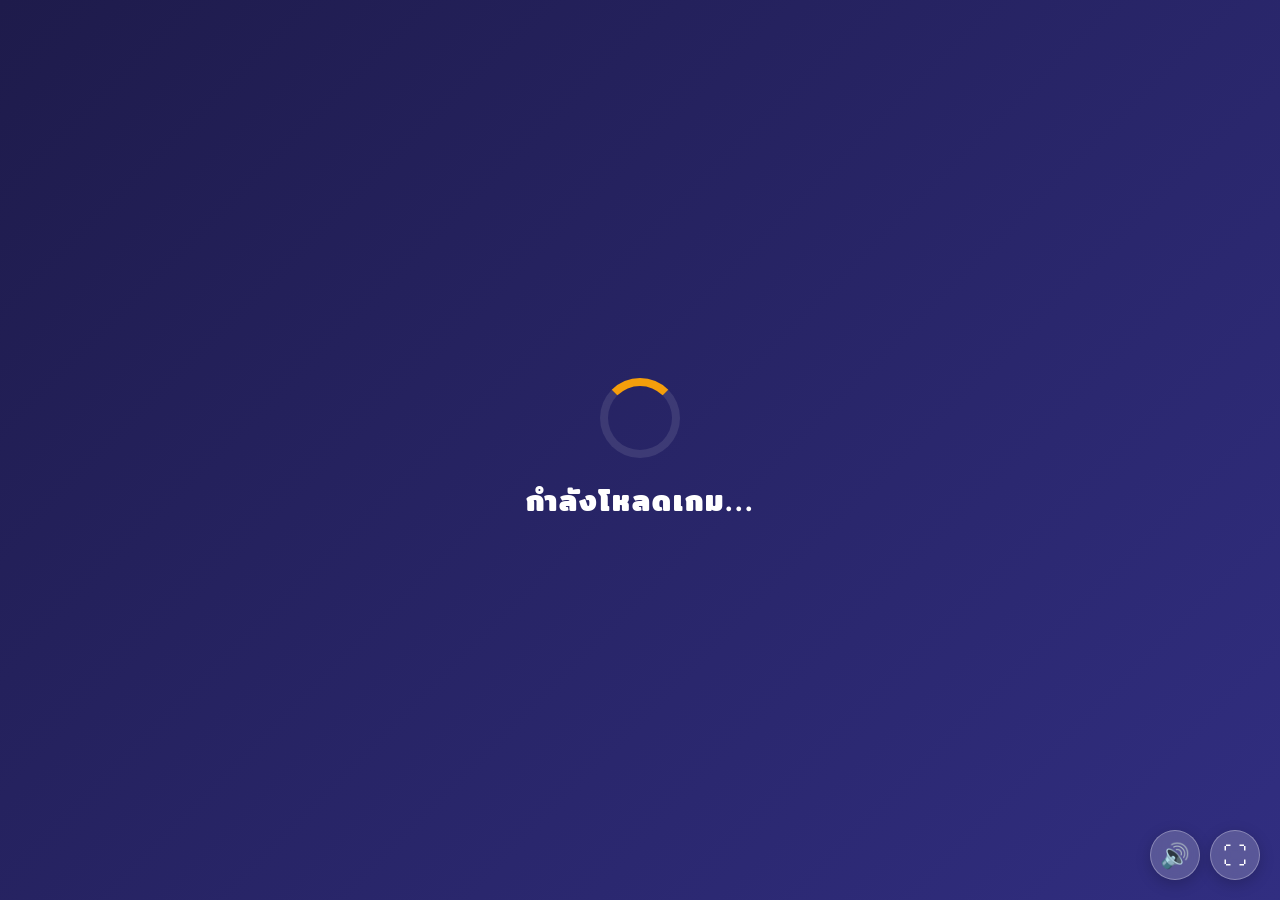
<file: game.html>
<!DOCTYPE html>
<html lang="th">
<head>
    <meta charset="UTF-8">
    <meta name="viewport" content="width=device-width, initial-scale=1.0">
    <title>Vocabulary Matching Game</title>
    <link href="https://fonts.googleapis.com/css2?family=Inter:wght@400;600;800&family=Mitr:wght@400;500;600&display=swap" rel="stylesheet">
    <style>
        :root {
            --primary: #6366f1;
            --primary-hover: #4f46e5;
            --bg-gradient-1: #c7d2fe;
            --bg-gradient-2: #fbcfe8;
            --text-dark: #1e1b4b;
            --text-light: #ffffff;
            --glass-bg: rgba(255, 255, 255, 0.45);
            --glass-border: rgba(255, 255, 255, 0.6);
            --glass-shadow: 0 8px 32px 0 rgba(31, 38, 135, 0.15);
            --card-back-pattern: radial-gradient(circle at 10px 10px, rgba(255,255,255,0.2) 2px, transparent 0);
            --success: #10b981;
            --error: #ef4444;
        }

        * {
            box-sizing: border-box;
            margin: 0;
            padding: 0;
            font-family: 'Inter', 'Mitr', sans-serif;
            user-select: none;
        }

        body {
            background: linear-gradient(135deg, var(--bg-gradient-1), var(--bg-gradient-2));
            background-size: 400% 400%;
            animation: gradientBG 15s ease infinite;
            min-height: 100vh;
            display: flex;
            justify-content: center;
            align-items: center;
            color: var(--text-dark);
            overflow: hidden;
            transition: background 1s ease;
        }

        @keyframes gradientBG {
            0% { background-position: 0% 50%; }
            50% { background-position: 100% 50%; }
            100% { background-position: 0% 50%; }
        }

        #app {
            width: 100%;
            max-width: 1000px;
            height: 100vh;
            position: relative;
            display: flex;
            flex-direction: column;
            padding: 20px;
        }

        .screen {
            display: none;
            width: 100%;
            height: 100%;
            flex-direction: column;
            align-items: center;
            justify-content: flex-start;
            animation: fadeIn 0.6s cubic-bezier(0.22, 1, 0.36, 1);
        }

        .screen.active { display: flex; }

        @keyframes fadeIn {
            from { opacity: 0; transform: scale(0.95) translateY(10px); }
            to { opacity: 1; transform: scale(1) translateY(0); }
        }

        #loading-screen {
            position: fixed; top: 0; left: 0; width: 100vw; height: 100vh; z-index: 60;
            background: linear-gradient(135deg, #1e1b4b, #312e81);
            display: none;
            flex-direction: column;
            justify-content: center;
            align-items: center;
            color: white;
            animation: none !important;
        }

        #loading-screen.active {
            display: flex;
        }

        .loader {
            border: 8px solid rgba(255, 255, 255, 0.1);
            border-top: 8px solid #f59e0b;
            border-radius: 50%;
            width: 80px;
            height: 80px;
            animation: spin 1s linear infinite, pop 0.5s cubic-bezier(0.175, 0.885, 0.32, 1.275);
            margin-bottom: 20px;
        }

        .loading-text {
            font-size: 1.8rem;
            font-weight: 700;
            letter-spacing: 2px;
            animation: pulse 1.5s ease-in-out infinite;
        }

        @keyframes spin {
            0% { transform: rotate(0deg); }
            100% { transform: rotate(360deg); }
        }

        @keyframes pulse {
            0%, 100% { opacity: 1; }
            50% { opacity: 0.5; }
        }

        @keyframes pop {
            0% { transform: scale(0.5); opacity: 0; }
            100% { transform: scale(1); opacity: 1; }
        }

        /* Countdown Overlay */
        #countdown-overlay {
            position: fixed; top: 0; left: 0; width: 100vw; height: 100vh; z-index: 105;
            background: rgba(0, 0, 0, 0.6);
            display: none;
            justify-content: center;
            align-items: center;
        }
        #countdown-overlay.active { display: flex; }
        
        #countdown-text {
            font-size: 8rem;
            font-weight: 900;
            color: white;
            text-shadow: 0 0 20px rgba(255, 255, 255, 0.8), 0 0 40px #f59e0b;
        }

        @keyframes zoomIn {
            0% { transform: scale(0.3); opacity: 0; }
            50% { transform: scale(1.2); opacity: 1; }
            100% { transform: scale(1); opacity: 0; }
        }

        /* Floating Controls */
        .game-controls {
            position: fixed;
            bottom: 20px;
            right: 20px;
            display: flex;
            gap: 10px;
            z-index: 100;
        }

        .game-controls button {
            background: rgba(255, 255, 255, 0.2);
            backdrop-filter: blur(10px);
            -webkit-backdrop-filter: blur(10px);
            border: 1px solid rgba(255, 255, 255, 0.3);
            color: white;
            width: 50px;
            height: 50px;
            border-radius: 50%;
            font-size: 1.5rem;
            display: flex;
            justify-content: center;
            align-items: center;
            cursor: pointer;
            box-shadow: 0 4px 15px rgba(0,0,0,0.2);
            transition: all 0.3s ease;
        }

        .game-controls button:hover {
            background: rgba(255, 255, 255, 0.4);
            transform: scale(1.1);
        }

        /* Start Screen Styling */
        #start-screen {
            position: fixed; top: 0; left: 0; width: 100vw; height: 100vh; z-index: 50;
            background: linear-gradient(135deg, #4f46e5 0%, #db2777 100%);
            justify-content: center;
        }

        .start-container {
            padding: 40px 20px;
            text-align: center;
            display: flex;
            flex-direction: column;
            align-items: center;
            background: transparent;
        }

        .banner-img {
            max-width: 90vw;
            width: 800px;
            height: auto;
            margin-bottom: 30px;
            filter: drop-shadow(0 10px 15px rgba(0,0,0,0.5));
            animation: floatBanner 3s ease-in-out infinite;
        }

        @keyframes floatBanner {
            0%, 100% { transform: translateY(0) scale(1); filter: drop-shadow(0 10px 15px rgba(0,0,0,0.5)); opacity: 1; }
            50% { transform: translateY(-10px) scale(1.02); filter: drop-shadow(0 20px 25px rgba(0,0,0,0.6)); opacity: 0.9; }
        }

        button.btn-primary {
            background: linear-gradient(135deg, #f59e0b, #ea580c);
            color: white;
            border: none;
            padding: 18px 50px;
            font-size: 1.5rem;
            font-weight: 800;
            border-radius: 50px;
            cursor: pointer;
            transition: all 0.3s cubic-bezier(0.34, 1.56, 0.64, 1);
            box-shadow: 0 10px 25px rgba(234, 88, 12, 0.4), inset 0 -3px 0 rgba(0,0,0,0.2);
            text-transform: uppercase;
            letter-spacing: 1px;
        }

        button.btn-primary:hover {
            transform: translateY(-5px) scale(1.05);
            box-shadow: 0 15px 30px rgba(234, 88, 12, 0.5), inset 0 -3px 0 rgba(0,0,0,0.2);
        }

        button.btn-primary:active {
            transform: translateY(2px) scale(0.98);
            box-shadow: 0 5px 15px rgba(234, 88, 12, 0.4), inset 0 -1px 0 rgba(0,0,0,0.2);
        }

        /* Game Header */
        .game-header {
            position: relative;
            z-index: 1;
            width: 100%;
            display: flex;
            justify-content: space-between;
            align-items: center;
            padding: 15px 40px;
            background: var(--glass-bg);
            backdrop-filter: blur(12px);
            -webkit-backdrop-filter: blur(12px);
            border: 1px solid var(--glass-border);
            border-radius: 20px;
            margin-bottom: 30px;
            box-shadow: var(--glass-shadow);
        }

        .stat-box { display: flex; flex-direction: column; align-items: center; }
        
        .stat-label {
            font-size: 0.85rem;
            text-transform: uppercase;
            letter-spacing: 1.5px;
            color: #6366f1;
            font-weight: 800;
        }

        .stat-value {
            font-size: 2.2rem;
            font-weight: 800;
            color: #1e293b;
            text-shadow: 0 2px 4px rgba(255,255,255,0.5);
        }

        .score-anim { animation: popScore 0.4s cubic-bezier(0.175, 0.885, 0.32, 1.275); color: var(--success) !important; }
        .score-anim-down { animation: popScore 0.4s cubic-bezier(0.175, 0.885, 0.32, 1.275); color: var(--error) !important; }

        @keyframes popScore {
            0% { transform: scale(1); }
            50% { transform: scale(1.4); }
            100% { transform: scale(1); }
        }

        /* Game Board */
        .board-container {
            flex: 1;
            width: 100%;
            display: flex;
            justify-content: center;
            align-items: flex-start;
            position: relative;
            z-index: 1;
            overflow-y: auto;
            padding: 10px;
            padding-bottom: 40px;
        }
        
        .board-container::-webkit-scrollbar {
            width: 8px;
        }
        .board-container::-webkit-scrollbar-thumb {
            background: rgba(0,0,0,0.2);
            border-radius: 10px;
        }

        .game-board {
            display: grid;
            gap: 15px;
            width: 100%;
            max-width: 850px;
            padding: 10px;
            perspective: 1000px;
        }

        /* Premium Card Styling */
        .card {
            background-color: transparent;
            cursor: pointer;
            border-radius: 16px;
            aspect-ratio: 1 / 1.1;
            width: 100%;
            position: relative;
            transition: transform 0.2s ease;
        }

        .card:hover {
            transform: translateY(-5px) scale(1.02);
            z-index: 10;
        }

        .card:hover .card-inner {
            box-shadow: 0 15px 30px rgba(0,0,0,0.15);
        }

        .card-inner {
            position: relative;
            width: 100%;
            height: 100%;
            text-align: center;
            transition: transform 0.6s cubic-bezier(0.4, 0.0, 0.2, 1);
            transform-style: preserve-3d;
            border-radius: 16px;
            box-shadow: 0 6px 12px rgba(0,0,0,0.08);
        }

        .card.flipped .card-inner,
        .card.matched .card-inner {
            transform: rotateY(180deg);
        }

        .card-front, .card-back {
            position: absolute;
            width: 100%;
            height: 100%;
            -webkit-backface-visibility: hidden;
            backface-visibility: hidden;
            border-radius: 16px;
            display: flex;
            justify-content: center;
            align-items: center;
            font-size: 2rem;
            border: 3px solid transparent;
        }

        /* Card Back (Question Mark side) */
        .card-front {
            background: linear-gradient(135deg, #6366f1 0%, #8b5cf6 100%);
            background-size: 20px 20px;
            background-image: var(--card-back-pattern), linear-gradient(135deg, #6366f1 0%, #8b5cf6 100%);
            border-color: rgba(255,255,255,0.4);
            box-shadow: inset 0 0 15px rgba(0,0,0,0.1);
        }
        
        .card-front::after {
            content: '?';
            color: rgba(255,255,255,0.9);
            font-size: 3rem;
            font-weight: 800;
            text-shadow: 0 2px 5px rgba(0,0,0,0.2);
        }

        /* Card Face (Content side) */
        .card-back {
            background-color: #ffffff;
            transform: rotateY(180deg);
            border-color: #e2e8f0;
            box-shadow: inset 0 0 10px rgba(0,0,0,0.05);
            padding: 10px;
            text-align: center;
            word-break: break-word;
            line-height: 1.2;
            flex-direction: column;
        }

        /* Holographic Shine for Matched Cards */
        .card.matched .card-back {
            background: linear-gradient(135deg, #f0fdf4, #dcfce7);
            border-color: #34d399;
            overflow: hidden;
        }

        .card.matched .card-back::before {
            content: '';
            position: absolute;
            top: -150%; left: -150%; width: 300%; height: 300%;
            background: linear-gradient(to right, 
                rgba(255,255,255,0) 0%, 
                rgba(255,255,255,0.8) 50%, 
                rgba(255,255,255,0) 100%);
            transform: rotate(30deg);
            animation: holoFoil 3s infinite;
            pointer-events: none;
        }

        @keyframes holoFoil {
            0% { transform: translateX(-50%) translateY(-50%) rotate(30deg); }
            100% { transform: translateX(50%) translateY(50%) rotate(30deg); }
        }

        .card-back.text-card { font-size: 1.4rem; font-weight: 800; color: #334155; }
        .card-back.emoji-card { font-size: 3.5rem; filter: drop-shadow(0 4px 6px rgba(0,0,0,0.15)); }

        /* Floating +100 Text */
        .floating-text {
            position: absolute;
            color: var(--success);
            font-weight: 800;
            font-size: 1.5rem;
            text-shadow: 0 2px 4px rgba(255,255,255,0.8);
            pointer-events: none;
            animation: floatUp 1s ease-out forwards;
            z-index: 100;
        }
        @keyframes floatUp {
            0% { opacity: 1; transform: translateY(0) scale(1); }
            100% { opacity: 0; transform: translateY(-50px) scale(1.5); }
        }

        /* Modal */
        .modal-overlay {
            position: fixed; top: 0; left: 0; right: 0; bottom: 0;
            background: rgba(15, 23, 42, 0.6);
            backdrop-filter: blur(8px);
            -webkit-backdrop-filter: blur(8px);
            display: flex; justify-content: center; align-items: center;
            z-index: 1000; opacity: 0; pointer-events: none;
            transition: opacity 0.4s ease;
        }

        .modal-overlay.active { opacity: 1; pointer-events: auto; }

        .modal-content {
            background: rgba(255, 255, 255, 0.95);
            padding: 40px; border-radius: 30px; text-align: center;
            box-shadow: 0 25px 50px -12px rgba(0, 0, 0, 0.4);
            transform: translateY(40px) scale(0.9);
            transition: all 0.4s cubic-bezier(0.175, 0.885, 0.32, 1.275);
            max-width: 450px; width: 90%;
            position: relative; overflow: hidden;
        }

        .modal-overlay.active .modal-content { transform: translateY(0) scale(1); }

        .modal-content h2 { font-size: 2.8rem; color: var(--success); margin-bottom: 5px; }
        .modal-content h2.game-over { color: #8b5cf6; }
        .modal-content p { font-size: 1.2rem; margin-bottom: 25px; color: #475569; font-weight: 500;}
        
        .vocab-list {
            margin-bottom: 30px; max-height: 250px; overflow-y: auto;
            text-align: left; background: #f8fafc; border-radius: 16px;
            padding: 15px; border: 2px solid #e2e8f0;
        }
        .vocab-list::-webkit-scrollbar { width: 8px; }
        .vocab-list::-webkit-scrollbar-thumb { background: #cbd5e1; border-radius: 10px; }

        .vocab-item {
            display: flex; align-items: center; justify-content: space-between;
            padding: 10px 15px; border-bottom: 1px solid #e2e8f0;
            transition: background 0.2s;
        }
        .vocab-item:hover { background: #f1f5f9; border-radius: 8px; }
        .vocab-item:last-child { border-bottom: none; }
        .vocab-emoji { font-size: 2rem; margin-right: 15px; filter: drop-shadow(0 2px 4px rgba(0,0,0,0.1)); }
        .vocab-word { font-size: 1.2rem; flex: 1; font-weight: 700; color: #1e293b; }
        
        .vocab-speaker {
            background: #e0e7ff; color: #4f46e5; border: none; border-radius: 50%;
            width: 40px; height: 40px; display: flex; align-items: center; justify-content: center;
            cursor: pointer; transition: all 0.2s; font-size: 1.2rem;
            box-shadow: 0 4px 6px rgba(79, 70, 229, 0.2);
        }
        .vocab-speaker:hover { transform: scale(1.15) rotate(5deg); background: #c7d2fe; }

        /* Confetti Canvas */
        #confetti { position: fixed; top: 0; left: 0; width: 100%; height: 100%; pointer-events: none; z-index: 999; }

        /* Responsive */
        @media (max-width: 600px) {
            h1 { font-size: 2.2rem; }
            .start-container { padding: 40px 20px; }
            .game-board { gap: 8px; }
            .card-back.emoji-card { font-size: 2.8rem; }
            .card-back.text-card { font-size: 0.95rem; }
            .card-front::after { font-size: 2.5rem; }
            .game-header { padding: 12px 20px; border-radius: 15px; }
            .stat-value { font-size: 1.5rem; }
            .vocab-item { padding: 8px 10px; }
            .vocab-emoji { font-size: 1.5rem; }
            .vocab-word { font-size: 1rem; }
            button.btn-primary { font-size: 1.2rem; padding: 15px 30px; }
            
            .modal-content { padding: 25px 20px; }
            .modal-content h2 { font-size: 2rem; }
            .modal-content p { font-size: 1rem; margin-bottom: 15px; }
            .score-highlight { font-size: 1.2rem !important; }
        }
    </style>
</head>
<body>

    <canvas id="confetti"></canvas>
    
    <div class="game-controls">
        <button id="mute-btn" onclick="toggleMute()" title="ปิด/เปิด เสียง">🔊</button>
        <button id="fullscreen-btn" onclick="toggleFullScreen()" title="เต็มจอ">⛶</button>
    </div>

    <div id="countdown-overlay">
        <div id="countdown-text">3</div>
    </div>

    <div id="app">
        <div id="loading-screen" class="screen active">
            <div class="loader"></div>
            <div class="loading-text">กำลังโหลดเกม...</div>
        </div>

        <div id="start-screen" class="screen" style="background-image: url('images/game/welcome.png'); background-size: cover; background-position: center; background-repeat: no-repeat;">
            <div class="start-container">
                <img src="images/game/banner.png" alt="Game Banner" class="banner-img">
                <button id="start-btn" class="btn-primary" style="margin-top: 10px;">เริ่มเกมเลย</button>
            </div>
        </div>

        <div id="game-screen" class="screen">
            <div class="game-header">
                <div class="stat-box">
                    <span class="stat-label">Level</span>
                    <span class="stat-value" id="level-display">1 / 10</span>
                </div>
                <div class="stat-box">
                    <span class="stat-label">Time</span>
                    <span class="stat-value" id="time-display">00:00</span>
                </div>
                <div class="stat-box">
                    <span class="stat-label">Score</span>
                    <span class="stat-value" id="score-display">0</span>
                </div>
            </div>
            
            <div class="board-container">
                <div id="game-board" class="game-board">
                    </div>
            </div>
        </div>
    </div>

    <div id="level-modal" class="modal-overlay">
        <div class="modal-content">
            <h2 id="modal-title">สุดยอด!</h2>
            <p id="modal-desc">คุณผ่านด่าน <span id="modal-level-text">1</span> แล้ว<br>เวลาที่ใช้: <strong id="modal-time-text">00:00</strong><br>คะแนนรวม: <strong id="modal-score-text">0</strong></p>
            <div id="vocab-container" class="vocab-list"></div>
            <button id="next-level-btn" class="btn-primary">ลุยด่านต่อไป</button>
        </div>
    </div>

    <script>
        // Dictionary for the game
        const dictionary = [
            { emoji: '🍎', word: 'Apple' }, { emoji: '🍌', word: 'Banana' }, { emoji: '🍇', word: 'Grapes' },
            { emoji: '🐱', word: 'Cat' }, { emoji: '🐶', word: 'Dog' }, { emoji: '🐘', word: 'Elephant' },
            { emoji: '🚗', word: 'Car' }, { emoji: '✈️', word: 'Airplane' }, { emoji: '🏠', word: 'House' },
            { emoji: '☀️', word: 'Sun' }, { emoji: '🌙', word: 'Moon' }, { emoji: '⭐', word: 'Star' },
            { emoji: '🔥', word: 'Fire' }, { emoji: '💧', word: 'Water' }, { emoji: '🌳', word: 'Tree' },
            { emoji: '🌹', word: 'Rose' }, { emoji: '🍔', word: 'Burger' }, { emoji: '🍕', word: 'Pizza' },
            { emoji: '⚽', word: 'Soccer' }, { emoji: '🏀', word: 'Basketball' }, { emoji: '🎸', word: 'Guitar' },
            { emoji: '🎹', word: 'Piano' }, { emoji: '👑', word: 'Crown' }, { emoji: '💎', word: 'Diamond' },
            { emoji: '📱', word: 'Phone' }, { emoji: '💻', word: 'Computer' }, { emoji: '📚', word: 'Book' },
            { emoji: '✏️', word: 'Pencil' }, { emoji: '🕰️', word: 'Clock' }, { emoji: '🔑', word: 'Key' }
        ];

        // Level Configurations
        const levels = [
            { level: 1, pairs: 3, cols: 3, rows: 2 },
            { level: 2, pairs: 4, cols: 4, rows: 2 },
            { level: 3, pairs: 5, cols: 5, rows: 2 }
        ];

        // Theme colors for diversity
        const themes = [
            { b1: '#c7d2fe', b2: '#fbcfe8' }, // Level 1
            { b1: '#bbf7d0', b2: '#fef08a' }, // Level 2
            { b1: '#fed7aa', b2: '#fbcfe8' }, // Level 3
            { b1: '#bfdbfe', b2: '#a7f3d0' }, // Level 4
            { b1: '#e9d5ff', b2: '#fbcfe8' }, // Level 5
            { b1: '#fecaca', b2: '#fde047' }, // Level 6
            { b1: '#a7f3d0', b2: '#d8b4fe' }, // Level 7
            { b1: '#fbcfe8', b2: '#93c5fd' }, // Level 8
            { b1: '#fef08a', b2: '#fca5a5' }, // Level 9
            { b1: '#1e1b4b', b2: '#4c1d95' }  // Level 10 (Boss/Space theme)
        ];

        // Game State
        let currentLevel = 1;
        let score = 0;
        let cards = [];
        let flippedCards = [];
        let matchedPairs = 0;
        let lockBoard = false;
        let currentLevelWords = [];
        
        let timerInterval = null;
        let totalSecondsElapsed = 0;

        // DOM Elements
        const startScreen = document.getElementById('start-screen');
        const gameScreen = document.getElementById('game-screen');
        const startBtn = document.getElementById('start-btn');
        const gameBoard = document.getElementById('game-board');
        const levelDisplay = document.getElementById('level-display');
        const scoreDisplay = document.getElementById('score-display');
        const levelModal = document.getElementById('level-modal');
        const modalTitle = document.getElementById('modal-title');
        const modalDesc = document.getElementById('modal-desc');
        const modalLevelText = document.getElementById('modal-level-text');
        const modalScoreText = document.getElementById('modal-score-text');
        const nextLevelBtn = document.getElementById('next-level-btn');

        // Audio Assets
        let bgMusic = new Audio('images/game/opengame.mp3');
        bgMusic.loop = true;
        bgMusic.volume = 0.05;
        
        let endMusic = new Audio('images/game/applause-cheer.mp3');
        endMusic.loop = true;
        endMusic.volume = 0.5;

        // Game Controls Logic
        let isMuted = false;
        
        function toggleMute() {
            isMuted = !isMuted;
            const muteBtn = document.getElementById('mute-btn');
            
            if (isMuted) {
                bgMusic.volume = 0;
                endMusic.volume = 0;
                muteBtn.innerText = '🔇';
            } else {
                bgMusic.volume = 0.05;
                endMusic.volume = 0.5;
                muteBtn.innerText = '🔊';
            }
        }
        
        function toggleFullScreen() {
            if (!document.fullscreenElement) {
                document.documentElement.requestFullscreen().catch((err) => {
                    console.log(`Error attempting to enable fullscreen: ${err.message}`);
                });
            } else {
                if (document.exitFullscreen) {
                    document.exitFullscreen();
                }
            }
        }

        // Initialize App
        function tryPlayMusic() {
            if (bgMusic.paused && !isMuted) {
                bgMusic.play().catch(e => console.log('Autoplay prevented:', e));
            }
            // Remove listeners once we attempt to play
            ['click', 'touchstart', 'keydown'].forEach(evt => 
                document.removeEventListener(evt, tryPlayMusic)
            );
        }

        window.addEventListener('load', () => {
            // โชว์หน้าโหลดเกมตอนแรกสุด 1.5 วินาที
            setTimeout(() => {
                document.getElementById('loading-screen').classList.remove('active');
                startScreen.classList.add('active');
            }, 1500);

            // พยายามเล่นเสียงทันที ถ้าเบราว์เซอร์อนุญาต (มักจะไม่ยอมถ้ายังไม่ได้คลิก)
            bgMusic.play().catch(e => {
                console.log('Autoplay prevented. Waiting for user interaction.');
                // ถ้าโดนบล็อค ให้รอผู้เล่นกด/แตะหน้าจอครั้งแรก แล้วค่อยเล่น
                ['click', 'touchstart', 'keydown'].forEach(evt => 
                    document.addEventListener(evt, tryPlayMusic)
                );
            });
        });

        startBtn.addEventListener('click', startGame);
        nextLevelBtn.addEventListener('click', nextLevel);

        function startGame() {
            // Make sure background music continues to play lightly
            if (bgMusic.paused && !isMuted) {
                bgMusic.play().catch(e => console.log('Autoplay prevented:', e));
            }
            
            // Stop end game music
            endMusic.pause();
            endMusic.currentTime = 0;

            currentLevel = 1;
            score = 0;
            totalSecondsElapsed = 0;
            updateScoreDisplay();
            startScreen.classList.remove('active');
            gameScreen.classList.add('active');
            loadLevel(currentLevel);
        }

        function setLevelTheme(level) {
            const themeIndex = (level - 1) % themes.length;
            document.documentElement.style.setProperty('--bg-gradient-1', themes[themeIndex].b1);
            document.documentElement.style.setProperty('--bg-gradient-2', themes[themeIndex].b2);
            
            if(level === levels.length) {
                document.documentElement.style.setProperty('--text-dark', '#ffffff');
            } else {
                document.documentElement.style.setProperty('--text-dark', '#1e1b4b');
            }
        }

        function formatTime(totalSeconds) {
            const m = Math.floor(totalSeconds / 60).toString().padStart(2, '0');
            const s = (totalSeconds % 60).toString().padStart(2, '0');
            return `${m}:${s}`;
        }

        function startTimer() {
            clearInterval(timerInterval);
            document.getElementById('time-display').innerText = formatTime(totalSecondsElapsed);
            timerInterval = setInterval(() => {
                totalSecondsElapsed++;
                document.getElementById('time-display').innerText = formatTime(totalSecondsElapsed);
            }, 1000);
        }

        function stopTimer() {
            clearInterval(timerInterval);
        }

        function startCountdown(callback) {
            const countdownOverlay = document.getElementById('countdown-overlay');
            const countdownText = document.getElementById('countdown-text');
            countdownOverlay.classList.add('active');
            
            let count = 3;
            countdownText.innerText = count;
            countdownText.style.animation = 'none';
            void countdownText.offsetWidth; // trigger reflow
            countdownText.style.animation = 'zoomIn 1s ease-in-out';
            
            const countInterval = setInterval(() => {
                count--;
                if (count > 0) {
                    countdownText.innerText = count;
                    countdownText.style.animation = 'none';
                    void countdownText.offsetWidth;
                    countdownText.style.animation = 'zoomIn 1s ease-in-out';
                } else if (count === 0) {
                    countdownText.innerText = 'GO!';
                    countdownText.style.animation = 'none';
                    void countdownText.offsetWidth;
                    countdownText.style.animation = 'zoomIn 1s ease-in-out';
                } else {
                    clearInterval(countInterval);
                    countdownOverlay.classList.remove('active');
                    if (callback) callback();
                }
            }, 1000);
        }

        function loadLevel(levelIndex) {
            matchedPairs = 0;
            flippedCards = [];
            lockBoard = true; // Lock board during countdown
            levelDisplay.innerText = `${levelIndex} / ${levels.length}`;
            
            clearInterval(timerInterval); // Stop timer during load/countdown
            
            setLevelTheme(levelIndex);
            
            const levelConfig = levels[levelIndex - 1];
            let cols = levelConfig.cols;
            // บนมือถือ จำกัดคอลัมน์สูงสุดที่ 3 เพื่อให้การ์ดใหญ่ขึ้น
            if (window.innerWidth <= 600) { 
                cols = cols > 3 ? 3 : cols; 
            }
            
            gameBoard.style.gridTemplateColumns = `repeat(${cols}, 1fr)`;
            gameBoard.style.gridTemplateRows = `auto`;
            
            // ปรับความกว้างให้การ์ดไม่ใหญ่หรือเล็กเกินไป
            let cardMaxWidth = window.innerWidth <= 600 ? 130 : 200;
            let gapSize = 15;
            let calculatedWidth = (cols * cardMaxWidth) + ((cols - 1) * gapSize);
            gameBoard.style.maxWidth = `${Math.min(calculatedWidth, 900)}px`;
            
            cards = generateCards(levelConfig.pairs);
            renderBoard(cards);

            startCountdown(() => {
                lockBoard = false; // Unlock after countdown
                startTimer();
            });
        }

        function generateCards(numPairs) {
            let shuffledDict = [...dictionary].sort(() => Math.random() - 0.5);
            let selectedItems = shuffledDict.slice(0, numPairs);
            currentLevelWords = selectedItems;
            
            let deck = [];
            selectedItems.forEach((item, index) => {
                deck.push({ id: `item-${index}`, type: 'emoji', content: item.emoji });
                deck.push({ id: `item-${index}`, type: 'word', content: item.word });
            });
            
            return deck.sort(() => Math.random() - 0.5);
        }

        function renderBoard(deck) {
            gameBoard.innerHTML = '';
            deck.forEach((card, index) => {
                const cardEl = document.createElement('div');
                cardEl.classList.add('card');
                cardEl.dataset.id = card.id;
                
                const cardInner = document.createElement('div');
                cardInner.classList.add('card-inner');
                
                const cardFront = document.createElement('div');
                cardFront.classList.add('card-front');
                
                const cardBack = document.createElement('div');
                cardBack.classList.add('card-back');
                
                if (card.type === 'emoji') {
                    cardBack.classList.add('emoji-card');
                } else {
                    cardBack.classList.add('text-card');
                }
                cardBack.innerText = card.content;
                
                cardInner.appendChild(cardFront);
                cardInner.appendChild(cardBack);
                cardEl.appendChild(cardInner);
                
                cardEl.addEventListener('click', () => flipCard(cardEl, card));
                gameBoard.appendChild(cardEl);
            });
        }

        function speakWord(word, event) {
            if (event) event.stopPropagation();
            if ('speechSynthesis' in window) {
                window.speechSynthesis.cancel();
                const utterance = new SpeechSynthesisUtterance(word);
                utterance.lang = 'en-US';
                utterance.rate = 0.9;
                utterance.volume = 1.0; // ตั้งค่าความดังสูงสุด
                
                // เก็บสถานะว่าตอนที่กดฟังคำศัพท์ เพลงอะไรเล่นอยู่บ้าง และสั่งหยุด
                const wasBgPlaying = !bgMusic.paused;
                const wasEndPlaying = !endMusic.paused;
                bgMusic.pause();
                endMusic.pause();

                // เมื่อพูดจบ ให้กลับไปเล่นเพลงที่เล่นค้างไว้
                utterance.onend = function() {
                    if (wasBgPlaying && !isMuted) bgMusic.play().catch(e => console.log(e));
                    if (wasEndPlaying && !isMuted) endMusic.play().catch(e => console.log(e));
                };
                
                window.speechSynthesis.speak(utterance);
            }
        }

        function createFloatingText(element, text) {
            const rect = element.getBoundingClientRect();
            const floatingText = document.createElement('div');
            floatingText.classList.add('floating-text');
            floatingText.innerText = text;
            floatingText.style.left = `${rect.left + (rect.width / 2) - 20}px`;
            floatingText.style.top = `${rect.top}px`;
            document.body.appendChild(floatingText);
            
            setTimeout(() => { floatingText.remove(); }, 1000);
        }

        function flipCard(cardEl, cardData) {
            if (lockBoard) return;
            if (cardEl.classList.contains('flipped') || cardEl.classList.contains('matched')) return;

            cardEl.classList.add('flipped');
            flippedCards.push({ element: cardEl, data: cardData });

            if (flippedCards.length === 2) {
                checkMatch();
            }
        }

        function checkMatch() {
            lockBoard = true;
            const [card1, card2] = flippedCards;
            const isMatch = card1.data.id === card2.data.id;

            if (isMatch) {
                if (!isMuted) {
                    const winSound = new Audio('images/game/winner.mp3');
                    winSound.volume = 0.5; // Set volume a bit lower so it's not too loud
                    winSound.play().catch(err => console.log('Audio playback prevented:', err));
                }

                setTimeout(() => {
                    card1.element.classList.add('matched');
                    card2.element.classList.add('matched');
                    
                    createFloatingText(card1.element, '+100');
                    createFloatingText(card2.element, '+100');
                    
                    updateScore(100);
                    matchedPairs++;
                    resetBoard();
                    checkLevelComplete();
                }, 400);
            } else {
                setTimeout(() => {
                    card1.element.classList.remove('flipped');
                    card2.element.classList.remove('flipped');
                    updateScore(-10);
                    resetBoard();
                }, 800);
            }
        }

        function updateScore(points) {
            score += points;
            if (score < 0) score = 0;
            scoreDisplay.innerText = score;
            
            scoreDisplay.classList.remove('score-anim', 'score-anim-down');
            void scoreDisplay.offsetWidth;
            if(points > 0) {
                scoreDisplay.classList.add('score-anim');
            } else {
                scoreDisplay.classList.add('score-anim-down');
            }
        }

        function updateScoreDisplay() {
            scoreDisplay.innerText = score;
        }

        function resetBoard() {
            flippedCards = [];
            lockBoard = false;
        }

        function checkLevelComplete() {
            const levelConfig = levels[currentLevel - 1];
            if (matchedPairs === levelConfig.pairs) {
                stopTimer();
                setTimeout(() => {
                    fireConfetti();
                    showLevelModal();
                }, 800);
            }
        }

        function showLevelModal() {
            levelModal.classList.add('active');
            
            if (currentLevel < levels.length) {
                document.getElementById('modal-title').innerText = "ยอดเยี่ยมมาก! 🌟";
                document.getElementById('modal-title').className = "";
                document.getElementById('next-level-btn').innerText = "ลุยด่าน " + (currentLevel + 1);
                document.getElementById('modal-desc').innerHTML = `คุณผ่านด่าน <strong>${currentLevel}</strong> แล้ว<br>เวลารวมที่ใช้ไป: <strong style="color: #4f46e5;">${formatTime(totalSecondsElapsed)}</strong><br>คะแนนรวม: <strong style="color: #10b981;">${score}</strong>`;
            } else {
                document.getElementById('modal-title').innerText = "🎉 จบเกมแล้ว! 🎉";
                document.getElementById('modal-title').className = "game-over";
                document.getElementById('next-level-btn').innerText = "เล่นใหม่อีกครั้ง";
                document.getElementById('modal-desc').innerHTML = `ยินดีด้วย! คุณเคลียร์ทั้ง ${levels.length} ด่านสำเร็จ<br><br>⏱️ เวลารวมทั้งหมด: <strong class="score-highlight" style="color: #4f46e5; font-size: 1.5rem;">${formatTime(totalSecondsElapsed)}</strong><br>⭐ คะแนนรวมทั้งหมด: <strong class="score-highlight" style="color: #10b981; font-size: 1.5rem;">${score}</strong>`;
                endMusic.play().catch(e => console.log('Audio playback prevented:', e));
            }
            
            const vocabContainer = document.getElementById('vocab-container');
            vocabContainer.innerHTML = '';
            currentLevelWords.forEach(item => {
                const vocabItem = document.createElement('div');
                vocabItem.classList.add('vocab-item');
                vocabItem.innerHTML = `
                    <span class="vocab-emoji">${item.emoji}</span>
                    <span class="vocab-word">${item.word}</span>
                    <button class="vocab-speaker" onclick="speakWord('${item.word}', event)" title="ฟังเสียง">🔊</button>
                `;
                vocabContainer.appendChild(vocabItem);
            });
            
            levelModal.classList.add('active');
        }

        function nextLevel() {
            levelModal.classList.remove('active');
            stopConfetti();
            
            if (currentLevel < levels.length) {
                currentLevel++;
                loadLevel(currentLevel);
            } else {
                startGame();
            }
        }

        // --- Simple Confetti System ---
        let particles = [];
        let animationId = null;
        const canvas = document.getElementById('confetti');
        const ctx = canvas.getContext('2d');
        
        function resizeCanvas() {
            canvas.width = window.innerWidth;
            canvas.height = window.innerHeight;
        }
        window.addEventListener('resize', resizeCanvas);
        resizeCanvas();

        function fireConfetti() {
            const colors = ['#fce18a', '#ff726d', '#b48def', '#f4306d', '#4ade80'];
            for(let i=0; i<100; i++) {
                particles.push({
                    x: canvas.width / 2,
                    y: canvas.height / 2 + 100,
                    r: Math.random() * 6 + 4,
                    dx: Math.random() * 20 - 10,
                    dy: Math.random() * -15 - 5,
                    color: colors[Math.floor(Math.random() * colors.length)],
                    tilt: Math.random() * 10
                });
            }
            renderConfetti();
        }

        function renderConfetti() {
            requestAnimationFrame(renderConfetti);
            ctx.clearRect(0, 0, canvas.width, canvas.height);
            particles.forEach((p, index) => {
                p.dy += 0.4; // gravity
                p.x += p.dx;
                p.y += p.dy;
                p.tilt += 0.1;
                
                ctx.beginPath();
                ctx.lineWidth = p.r;
                ctx.strokeStyle = p.color;
                ctx.moveTo(p.x + p.tilt + p.r, p.y);
                ctx.lineTo(p.x + p.tilt, p.y + p.tilt + p.r);
                ctx.stroke();
                
                if(p.y > canvas.height) particles.splice(index, 1);
            });
        }

        function stopConfetti() {
            particles = [];
        }
    </script>
</body>
</html>
</file>
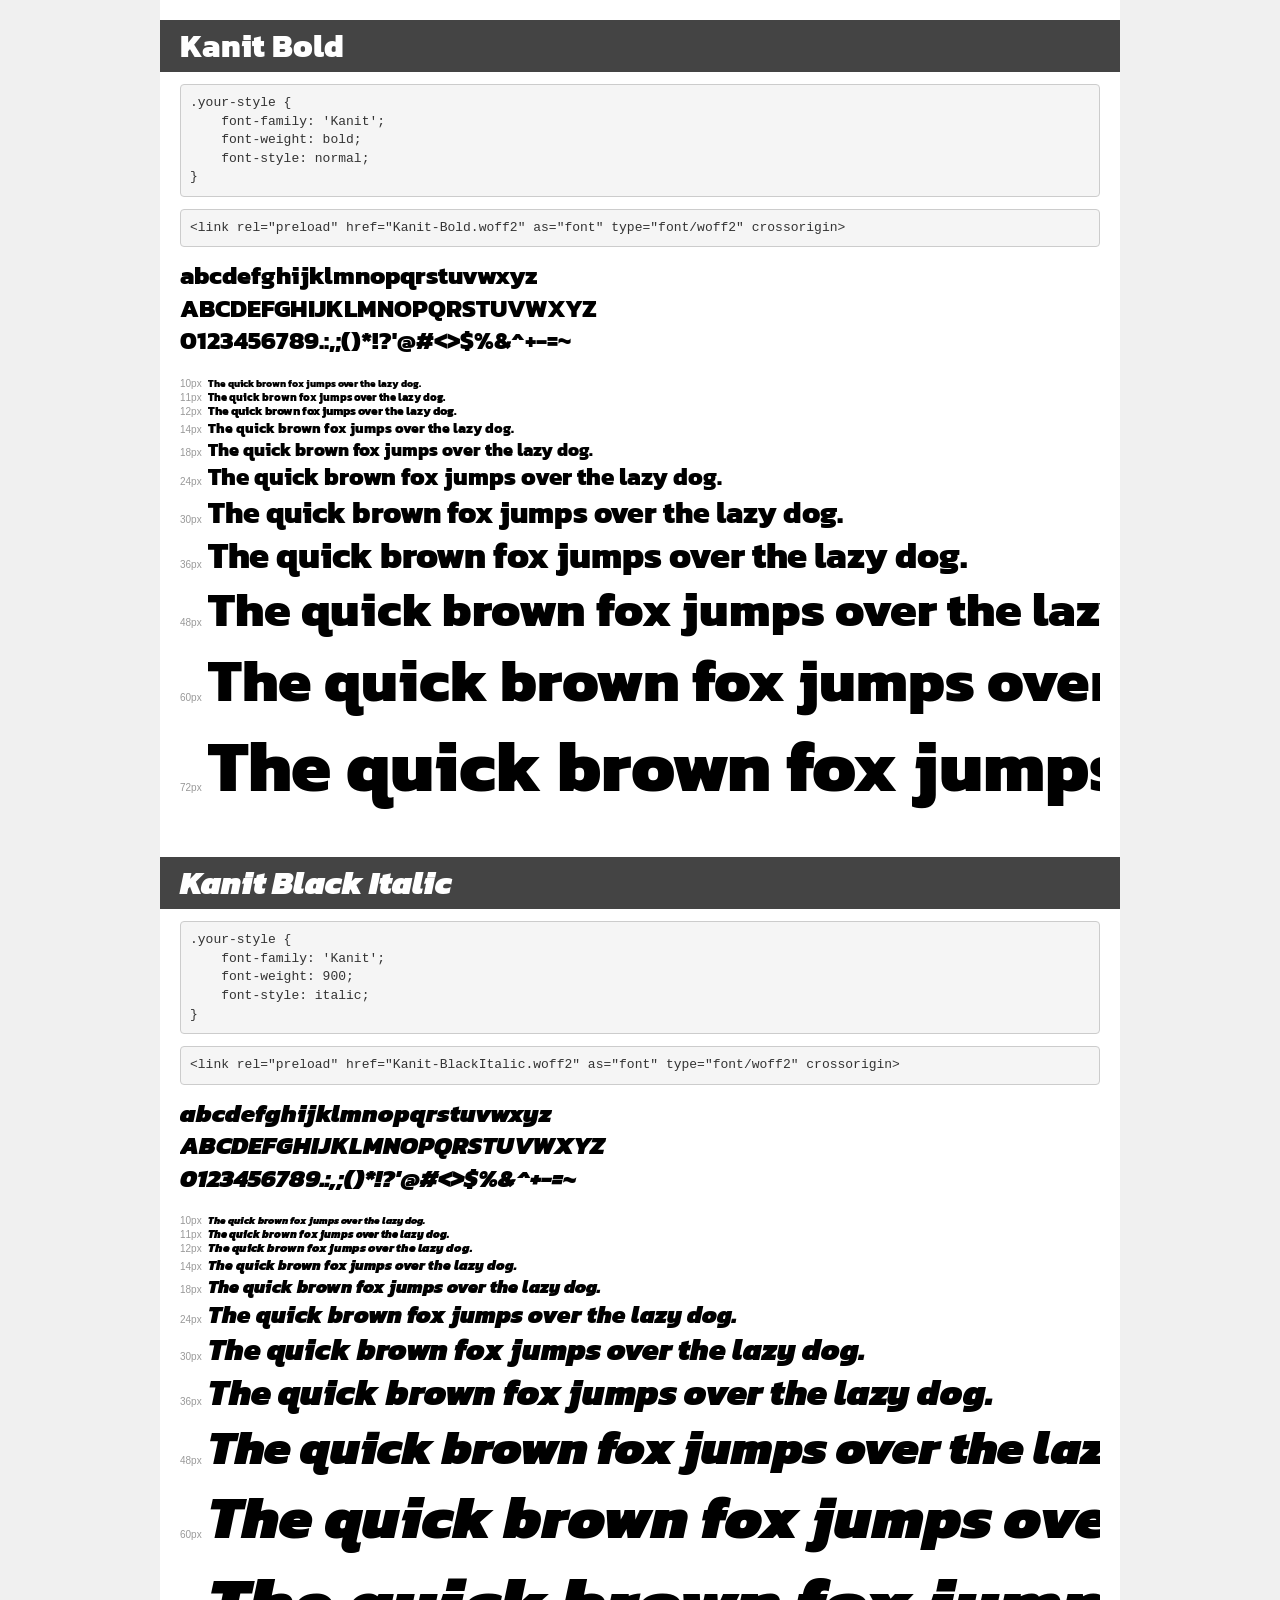
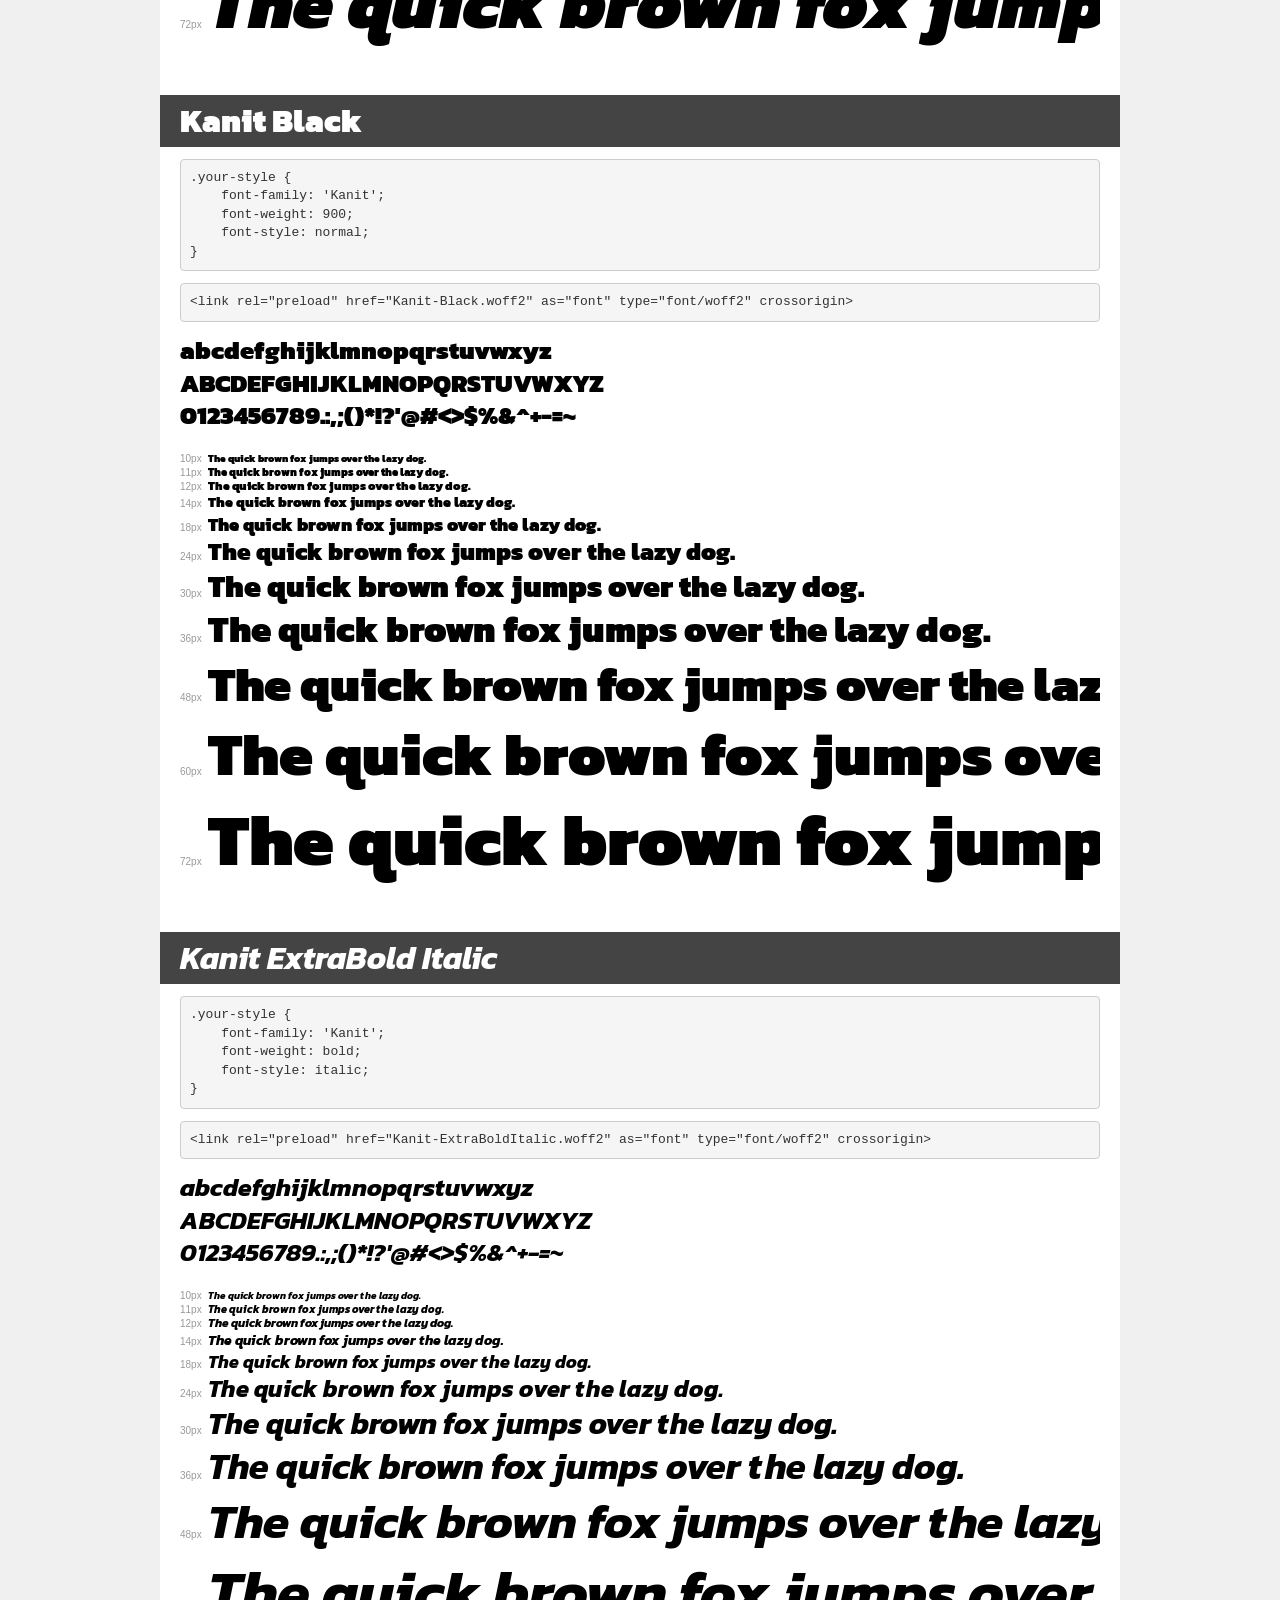
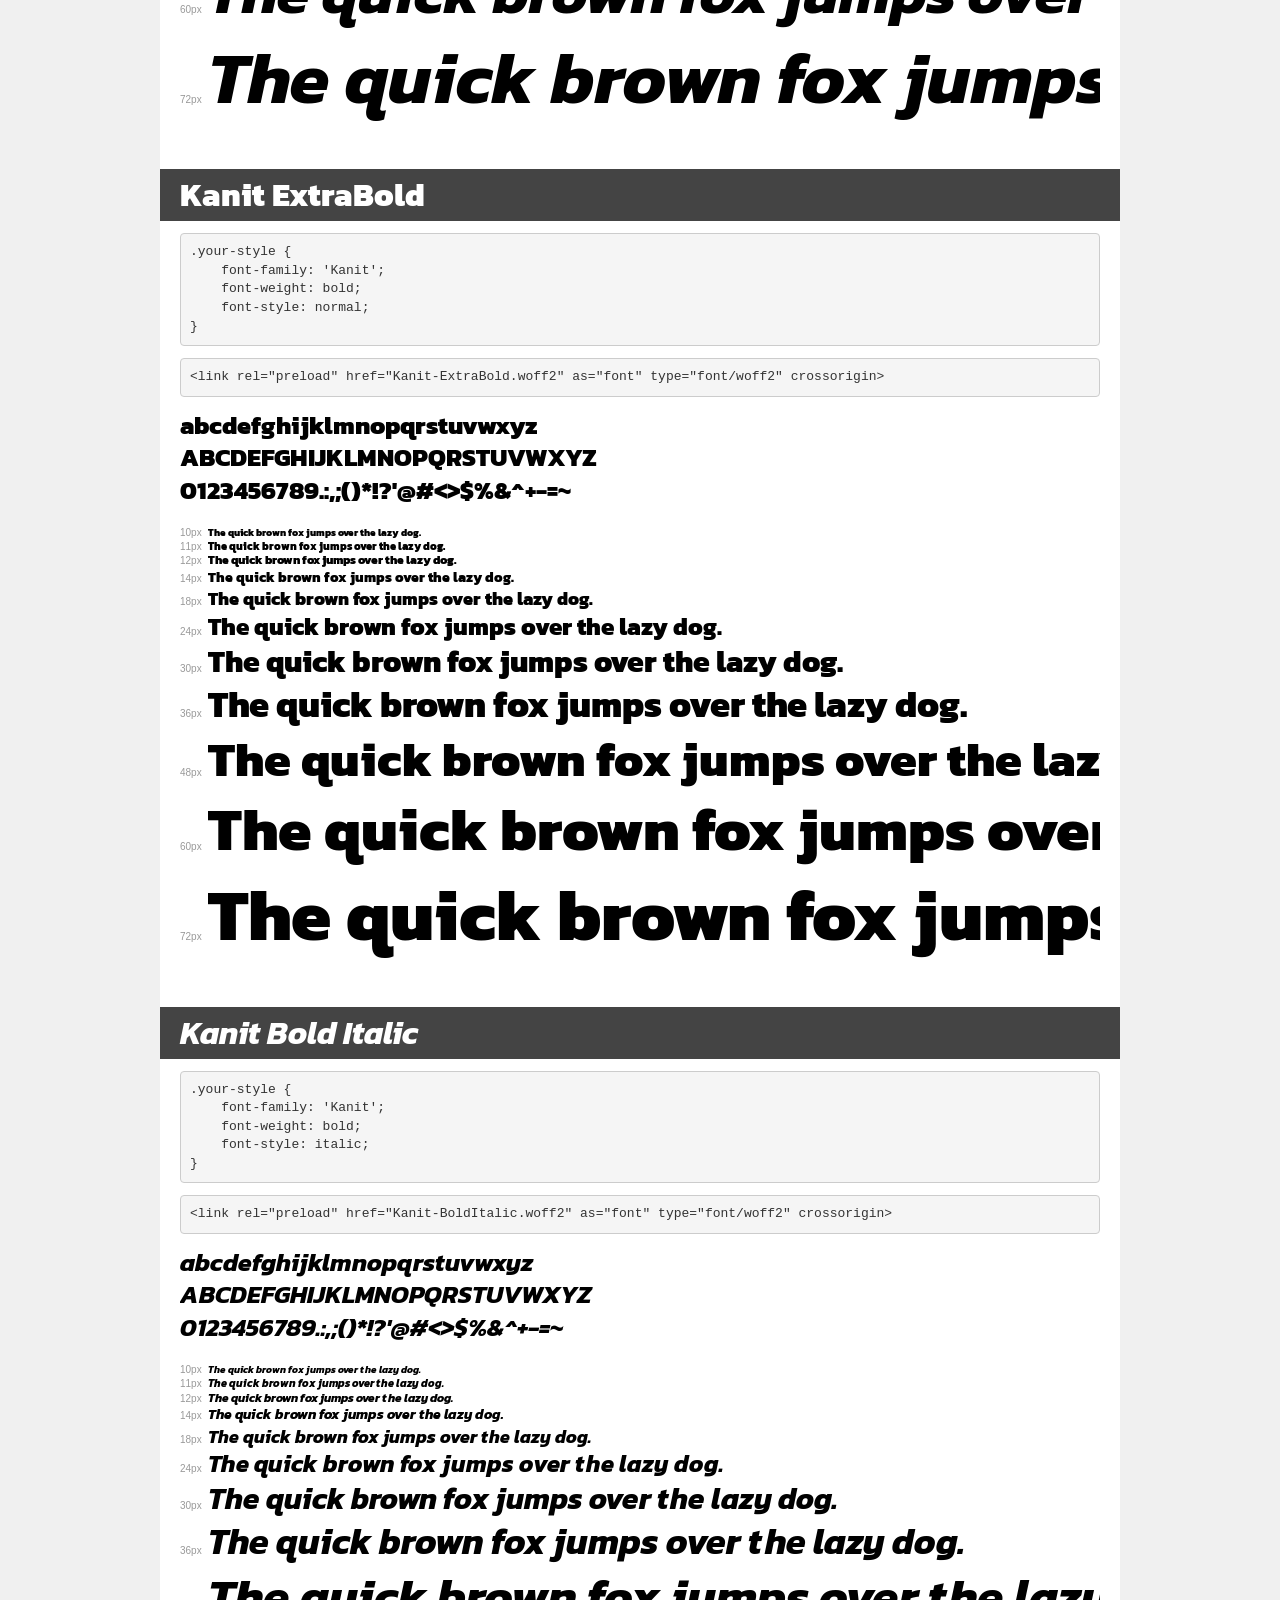
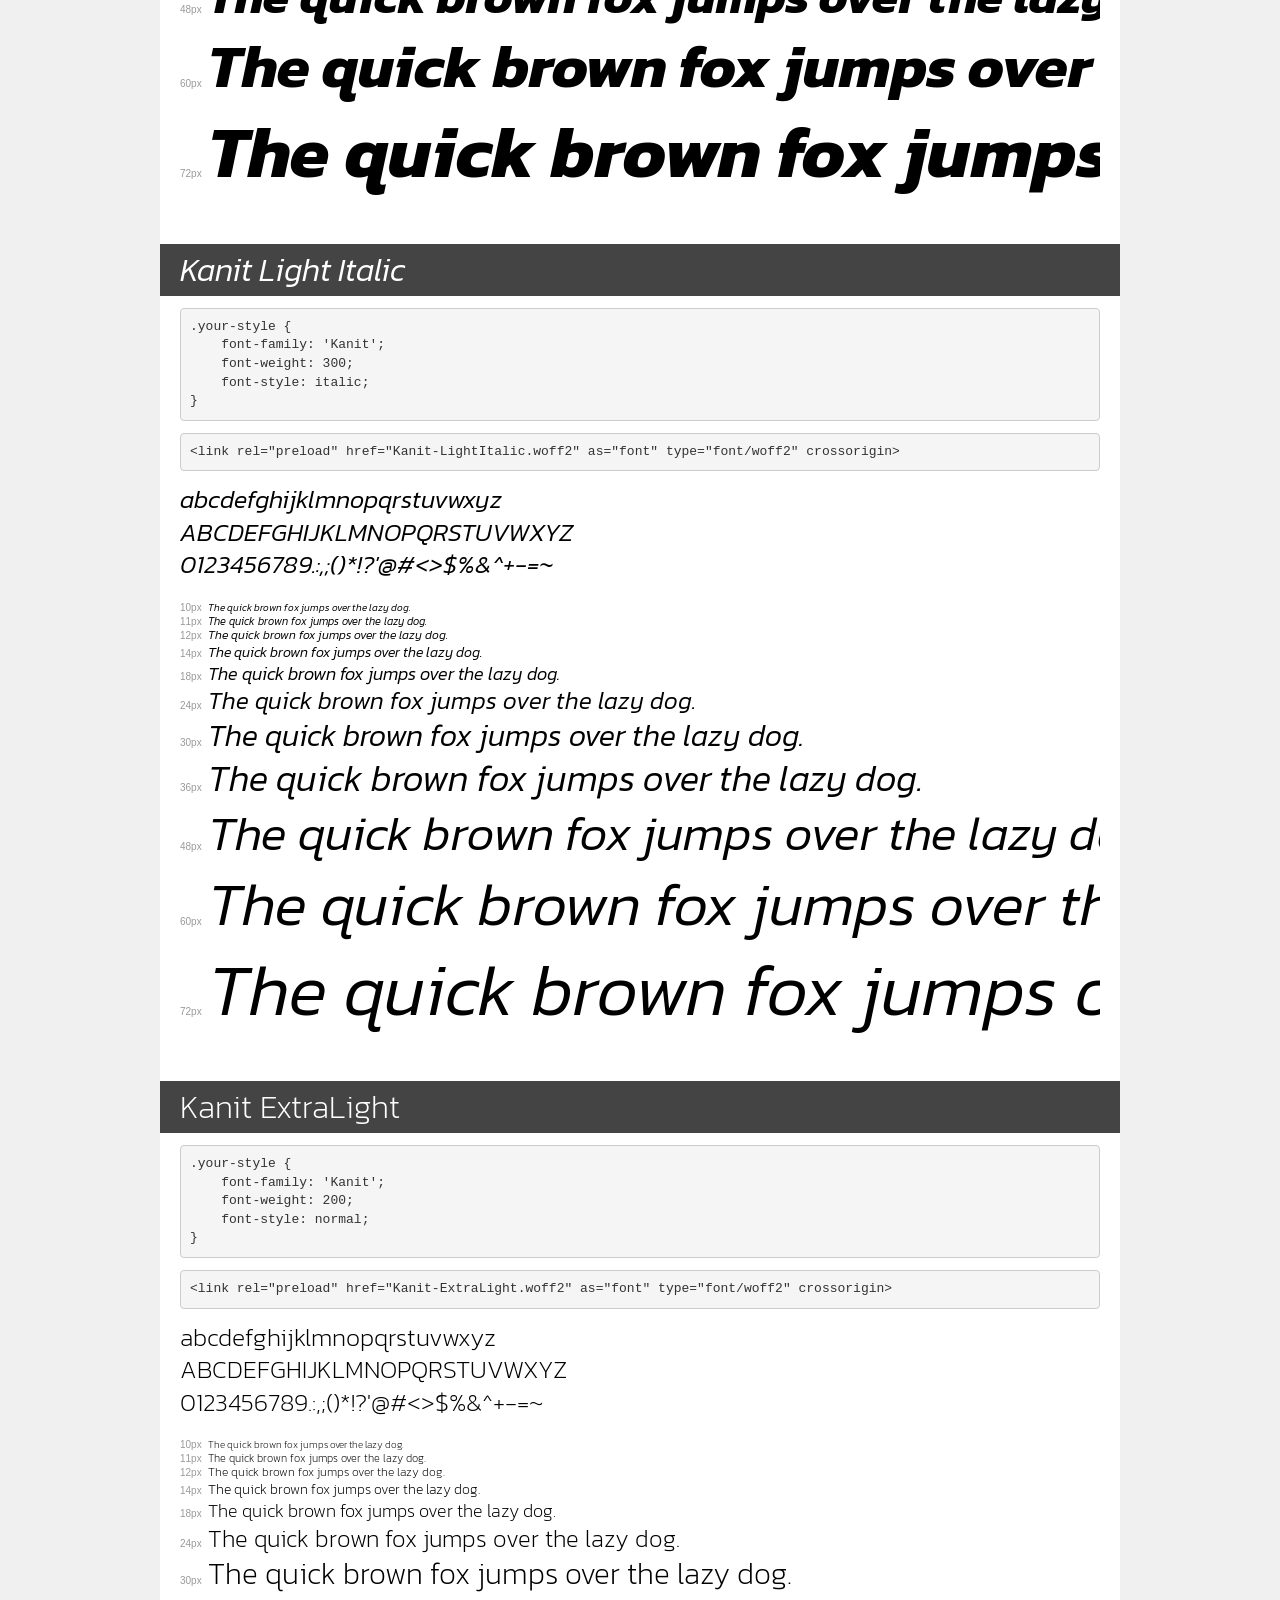
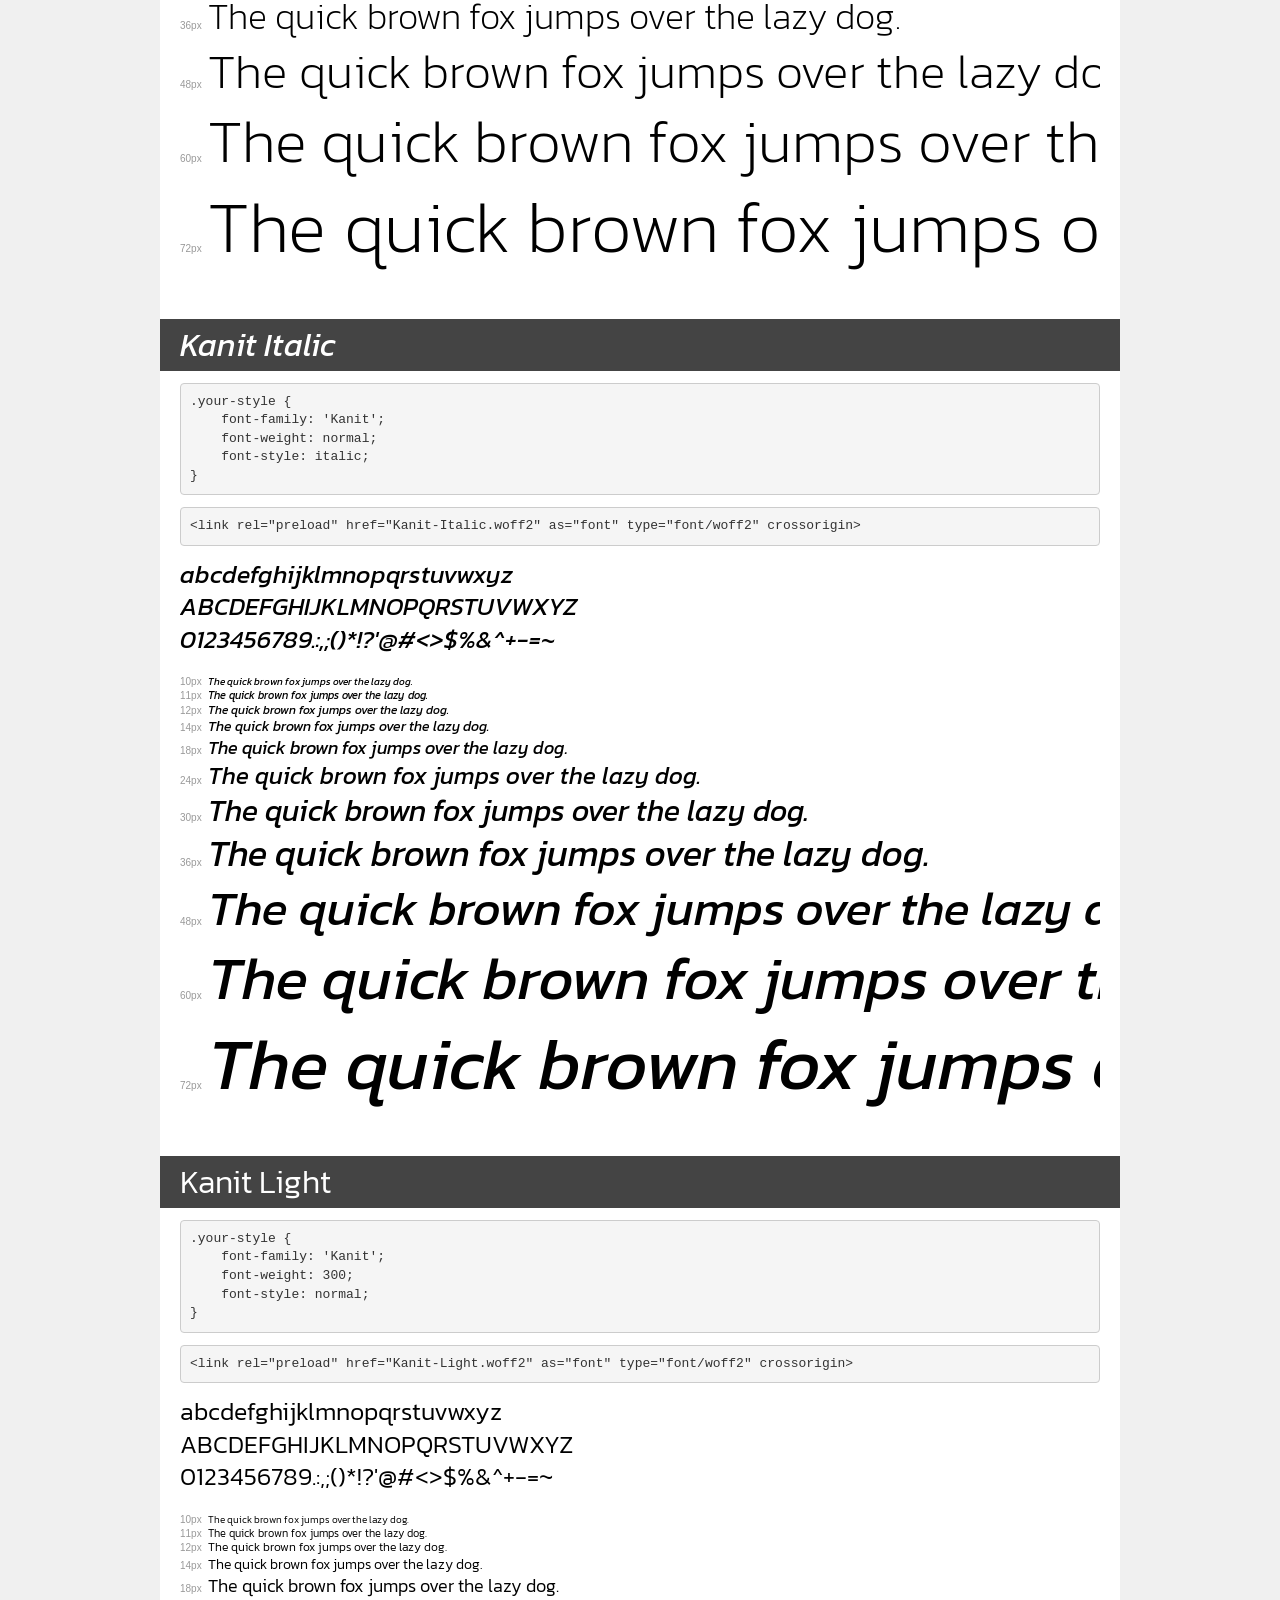
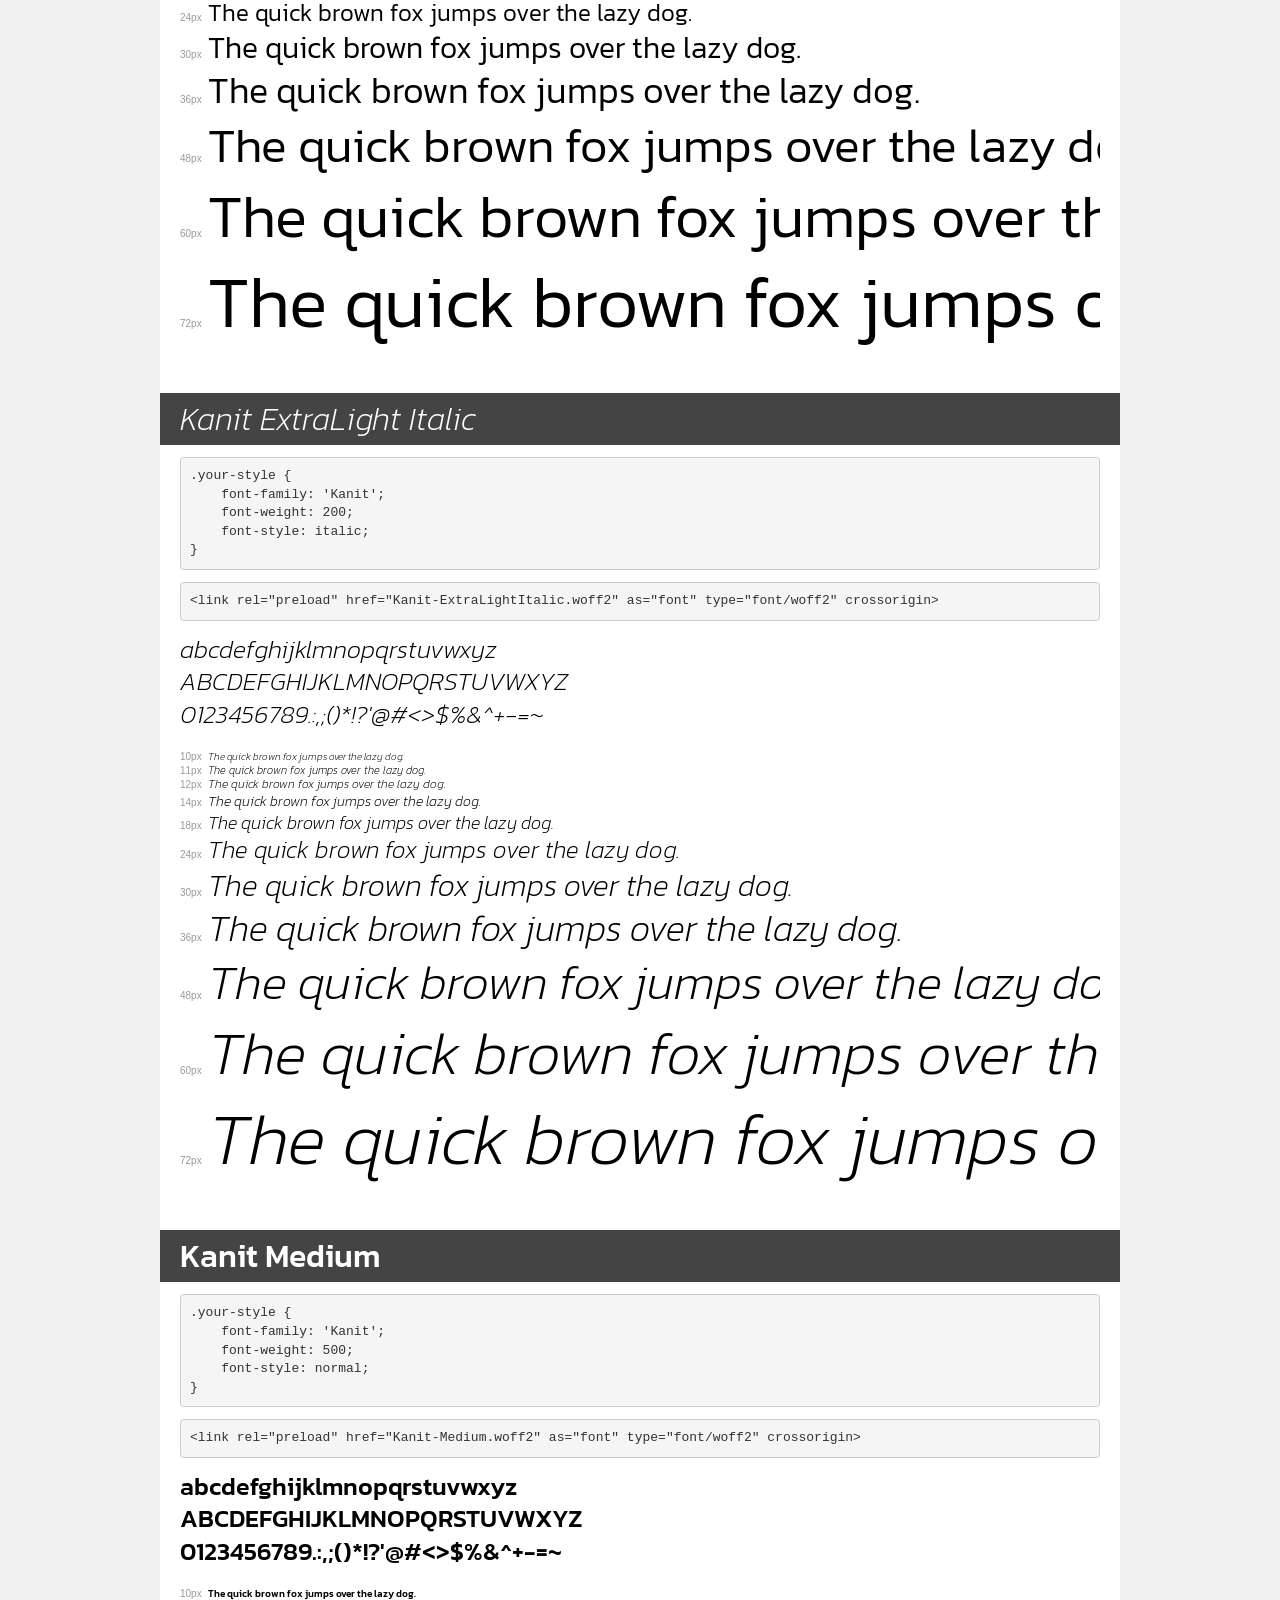
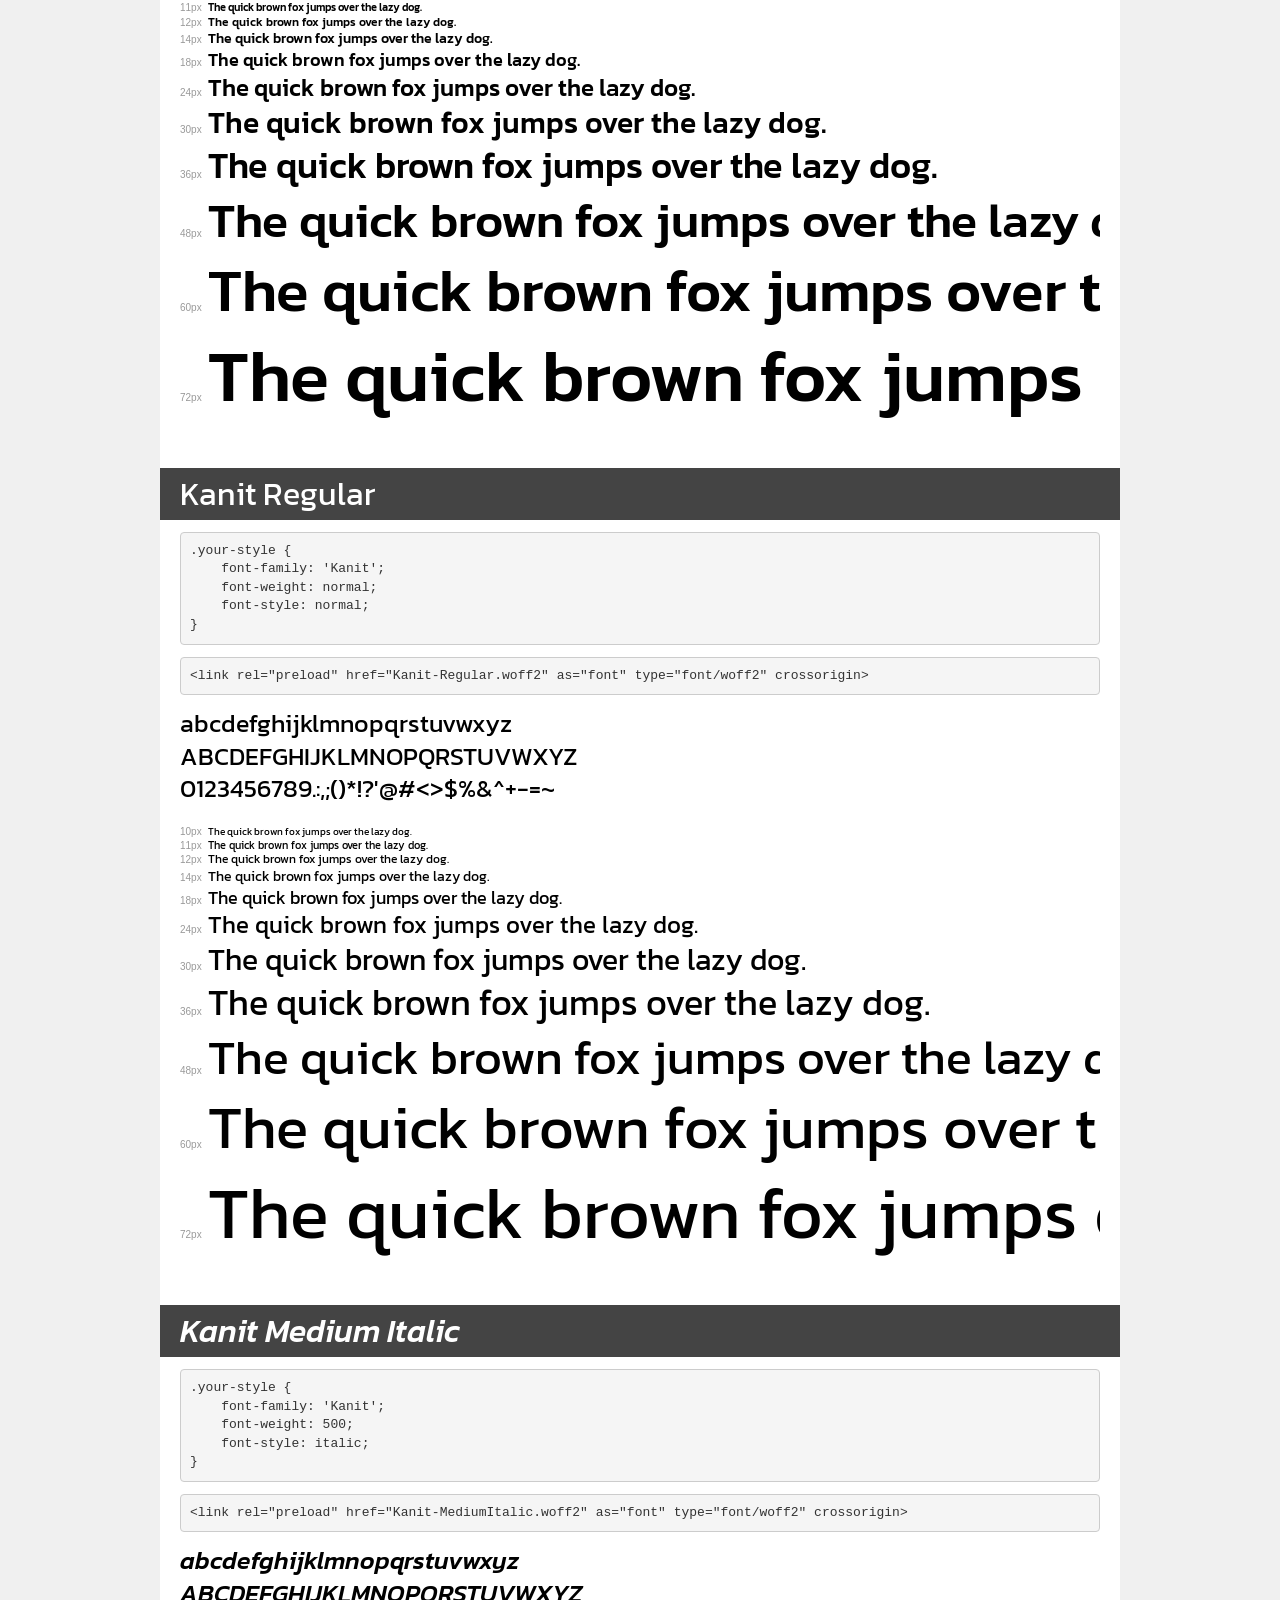
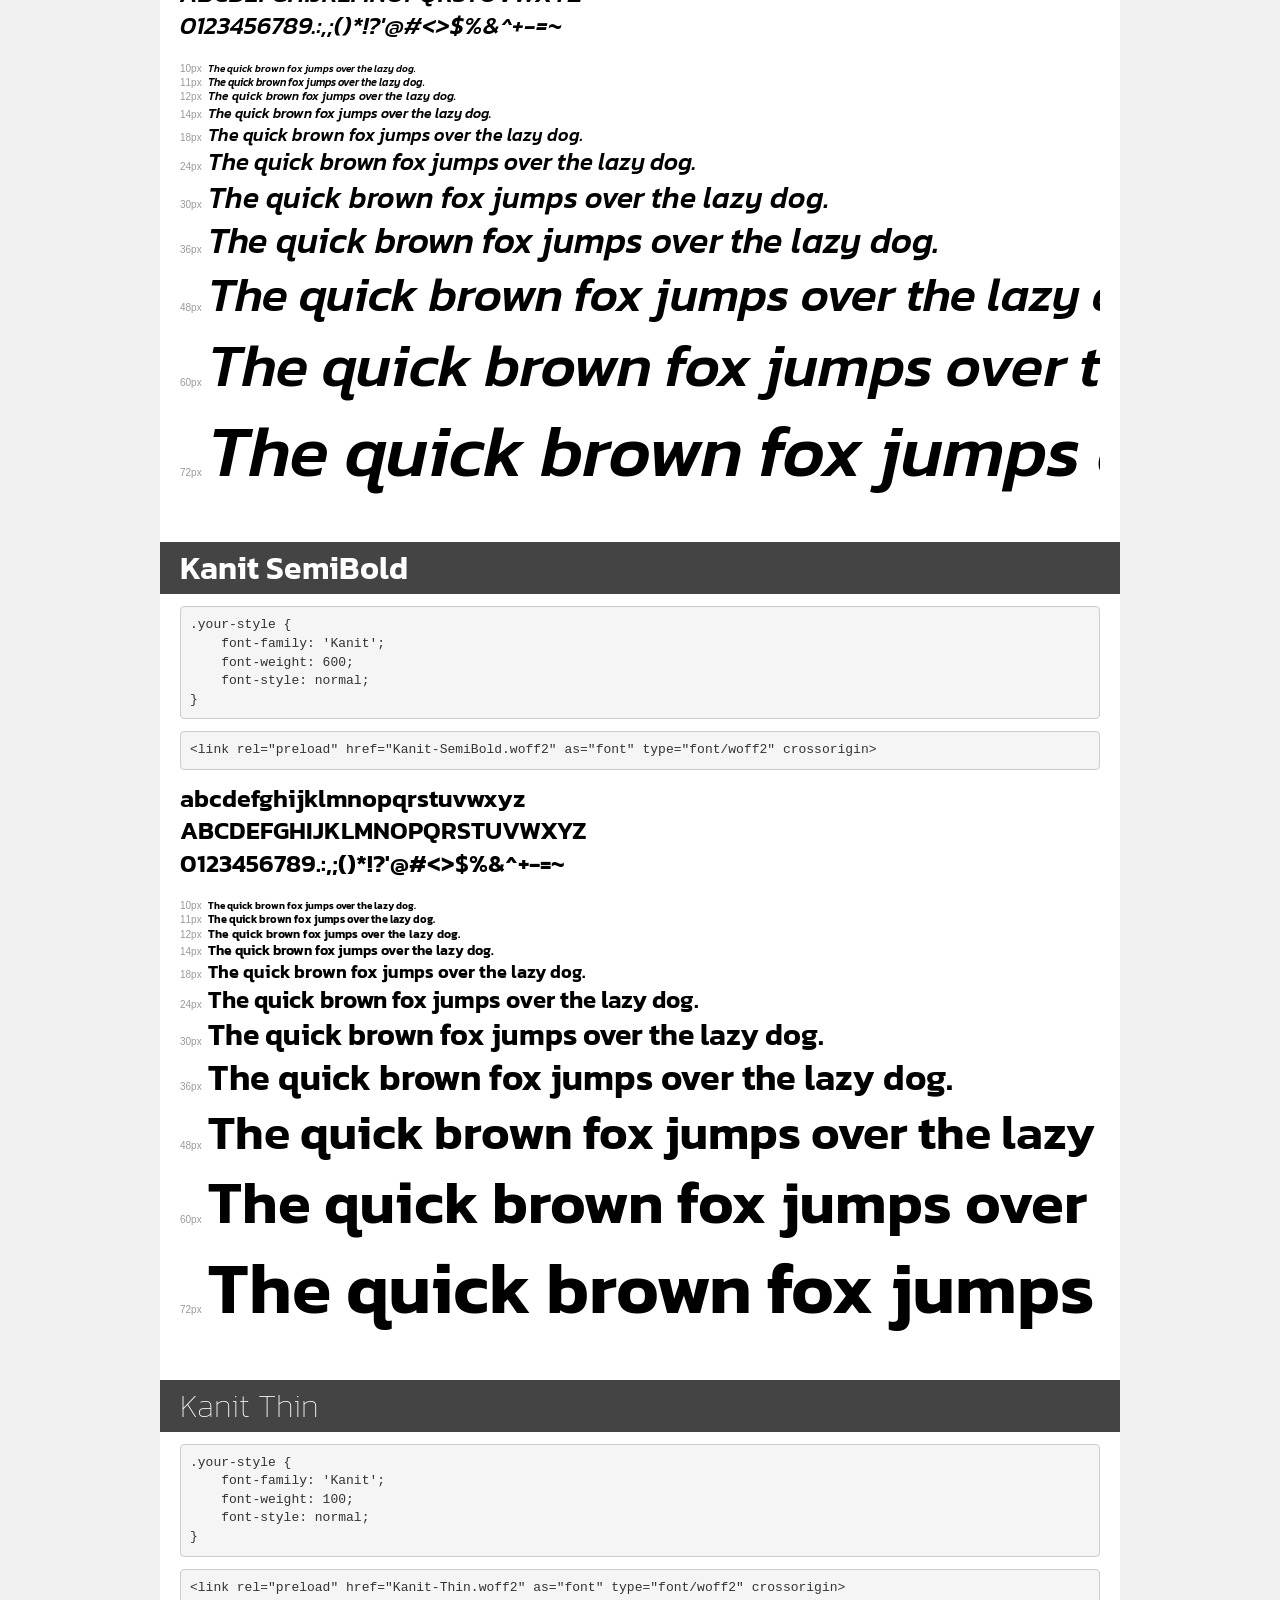
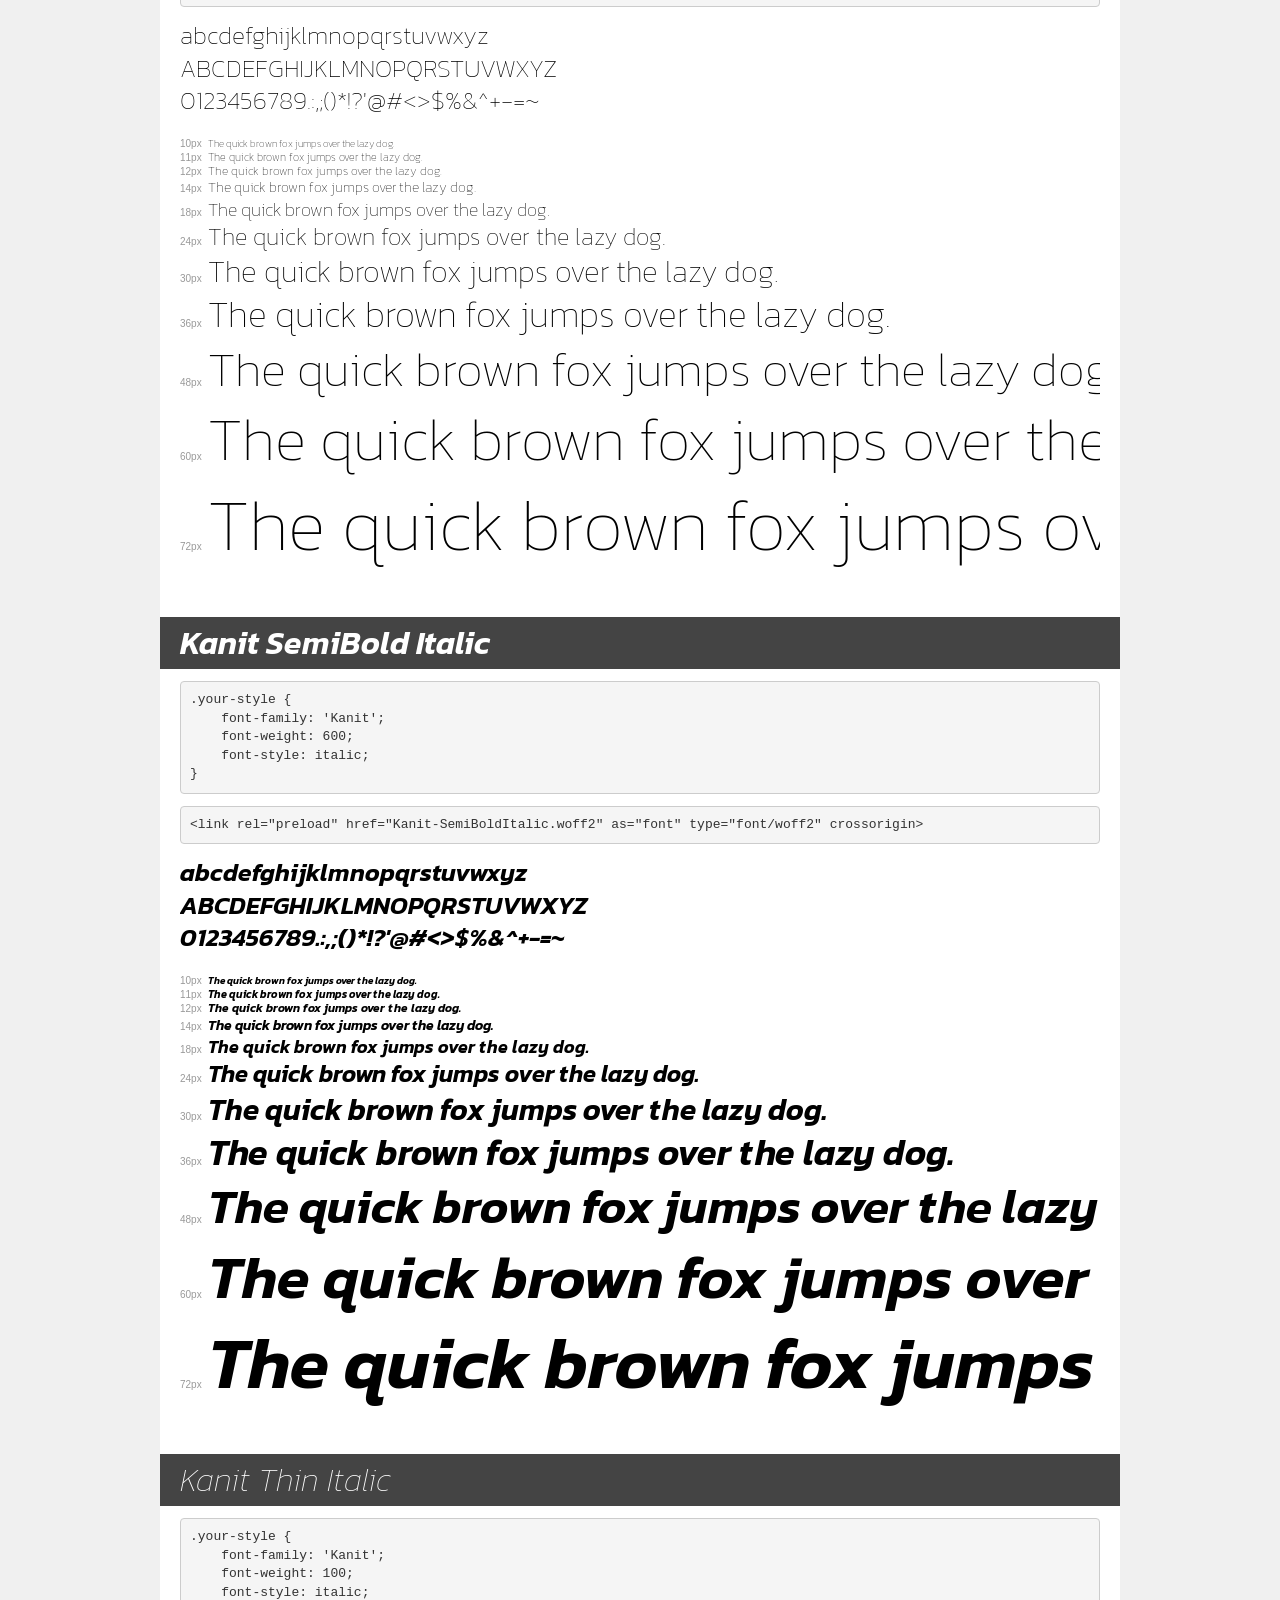
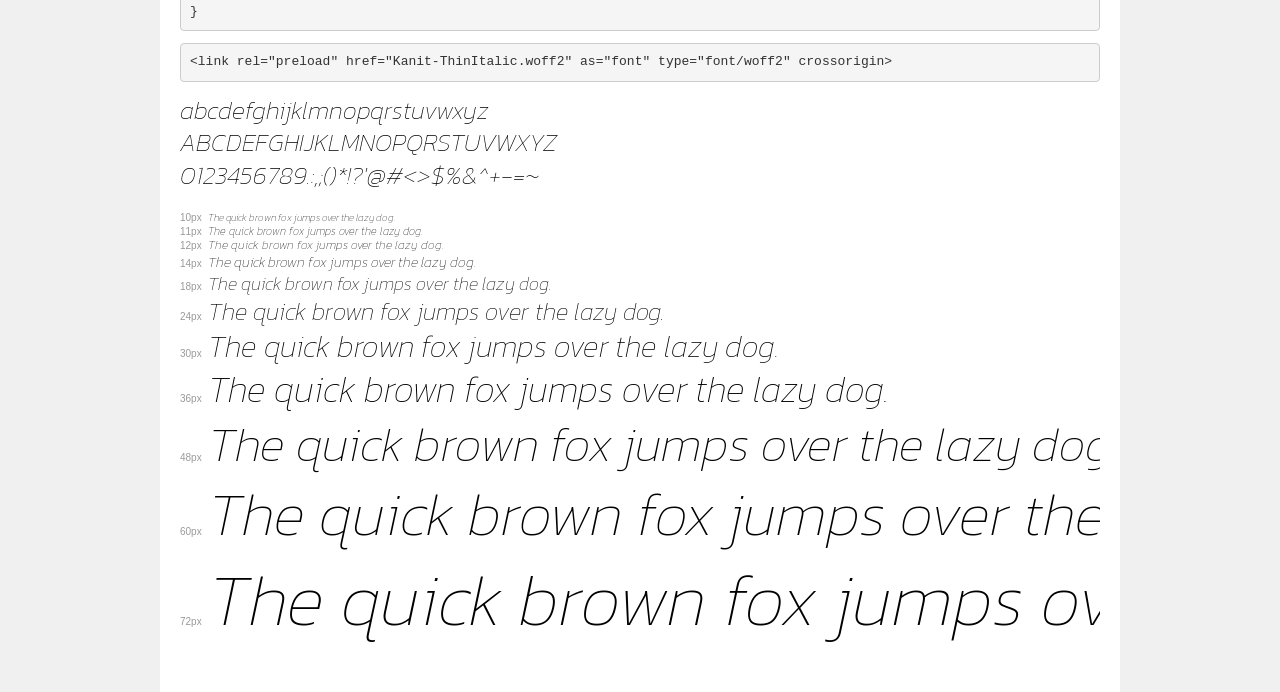
<file: fonts/demo.html>
<!DOCTYPE html>
<html lang="en">
<head>
    <meta charset="utf-8">
    <meta http-equiv="X-UA-Compatible" content="IE=edge">
    <meta name="viewport" content="width=device-width, initial-scale=1">
    <meta name="robots" content="noindex, noarchive">
    <meta name="format-detection" content="telephone=no">
    <title>Transfonter demo</title>
    <link href="stylesheet.css" rel="stylesheet">
    <style>
        /*
        http://meyerweb.com/eric/tools/css/reset/
        v2.0 | 20110126
        License: none (public domain)
        */
        html, body, div, span, applet, object, iframe,
        h1, h2, h3, h4, h5, h6, p, blockquote, pre,
        a, abbr, acronym, address, big, cite, code,
        del, dfn, em, img, ins, kbd, q, s, samp,
        small, strike, strong, sub, sup, tt, var,
        b, u, i, center,
        dl, dt, dd, ol, ul, li,
        fieldset, form, label, legend,
        table, caption, tbody, tfoot, thead, tr, th, td,
        article, aside, canvas, details, embed,
        figure, figcaption, footer, header, hgroup,
        menu, nav, output, ruby, section, summary,
        time, mark, audio, video {
            margin: 0;
            padding: 0;
            border: 0;
            font-size: 100%;
            font: inherit;
            vertical-align: baseline;
        }
        /* HTML5 display-role reset for older browsers */
        article, aside, details, figcaption, figure,
        footer, header, hgroup, menu, nav, section {
            display: block;
        }
        body {
            line-height: 1;
        }
        ol, ul {
            list-style: none;
        }
        blockquote, q {
            quotes: none;
        }
        blockquote:before, blockquote:after,
        q:before, q:after {
            content: '';
            content: none;
        }
        table {
            border-collapse: collapse;
            border-spacing: 0;
        }
        /* demo styles */
        body {
            background: #f0f0f0;
            color: #000;
        }
        .page {
            background: #fff;
            width: 920px;
            margin: 0 auto;
            padding: 20px 20px 0 20px;
            overflow: hidden;
        }
        .font-container {
            overflow-x: auto;
            overflow-y: hidden;
            margin-bottom: 40px;
            line-height: 1.3;
            white-space: nowrap;
            padding-bottom: 5px;
        }
        h1 {
            position: relative;
            background: #444;
            font-size: 32px;
            color: #fff;
            padding: 10px 20px;
            margin: 0 -20px 12px -20px;
        }
        .letters {
            font-size: 25px;
            margin-bottom: 20px;
        }
        .s10:before {
            content: '10px';
        }
        .s11:before {
            content: '11px';
        }
        .s12:before {
            content: '12px';
        }
        .s14:before {
            content: '14px';
        }
        .s18:before {
            content: '18px';
        }
        .s24:before {
            content: '24px';
        }
        .s30:before {
            content: '30px';
        }
        .s36:before {
            content: '36px';
        }
        .s48:before {
            content: '48px';
        }
        .s60:before {
            content: '60px';
        }
        .s72:before {
            content: '72px';
        }
        .s10:before, .s11:before, .s12:before, .s14:before,
        .s18:before, .s24:before, .s30:before, .s36:before,
        .s48:before, .s60:before, .s72:before {
            font-family: Arial, sans-serif;
            font-size: 10px;
            font-weight: normal;
            font-style: normal;
            color: #999;
            padding-right: 6px;
        }
        pre {
            display: block;
            padding: 9px;
            margin: 0 0 12px;
            font-family: Monaco, Menlo, Consolas, "Courier New", monospace;
            font-size: 13px;
            line-height: 1.428571429;
            color: #333;
            font-weight: normal;
            font-style: normal;
            background-color: #f5f5f5;
            border: 1px solid #ccc;
            overflow-x: auto;
            border-radius: 4px;
        }
        /* responsive */
        @media (max-width: 959px) {
            .page {
                width: auto;
                margin: 0;
            }
        }
    </style>
</head>
<body>
<div class="page">
    <div class="demo">
        <h1 style="font-family: 'Kanit'; font-weight: bold; font-style: normal;">Kanit Bold</h1>
        <pre title="Usage">.your-style {
    font-family: 'Kanit';
    font-weight: bold;
    font-style: normal;
}</pre>
        <pre title="Preload (optional)">
&lt;link rel=&quot;preload&quot; href=&quot;Kanit-Bold.woff2&quot; as=&quot;font&quot; type=&quot;font/woff2&quot; crossorigin&gt;</pre>
        <div class="font-container" style="font-family: 'Kanit'; font-weight: bold; font-style: normal;">
            <p class="letters">
                abcdefghijklmnopqrstuvwxyz<br>
ABCDEFGHIJKLMNOPQRSTUVWXYZ<br>
                0123456789.:,;()*!?'@#&lt;&gt;$%&^+-=~
            </p>
            <p class="s10" style="font-size: 10px;">The quick brown fox jumps over the lazy dog.</p>
            <p class="s11" style="font-size: 11px;">The quick brown fox jumps over the lazy dog.</p>
            <p class="s12" style="font-size: 12px;">The quick brown fox jumps over the lazy dog.</p>
            <p class="s14" style="font-size: 14px;">The quick brown fox jumps over the lazy dog.</p>
            <p class="s18" style="font-size: 18px;">The quick brown fox jumps over the lazy dog.</p>
            <p class="s24" style="font-size: 24px;">The quick brown fox jumps over the lazy dog.</p>
            <p class="s30" style="font-size: 30px;">The quick brown fox jumps over the lazy dog.</p>
            <p class="s36" style="font-size: 36px;">The quick brown fox jumps over the lazy dog.</p>
            <p class="s48" style="font-size: 48px;">The quick brown fox jumps over the lazy dog.</p>
            <p class="s60" style="font-size: 60px;">The quick brown fox jumps over the lazy dog.</p>
            <p class="s72" style="font-size: 72px;">The quick brown fox jumps over the lazy dog.</p>
        </div>
    </div>

    <div class="demo">
        <h1 style="font-family: 'Kanit'; font-weight: 900; font-style: italic;">Kanit Black Italic</h1>
        <pre title="Usage">.your-style {
    font-family: 'Kanit';
    font-weight: 900;
    font-style: italic;
}</pre>
        <pre title="Preload (optional)">
&lt;link rel=&quot;preload&quot; href=&quot;Kanit-BlackItalic.woff2&quot; as=&quot;font&quot; type=&quot;font/woff2&quot; crossorigin&gt;</pre>
        <div class="font-container" style="font-family: 'Kanit'; font-weight: 900; font-style: italic;">
            <p class="letters">
                abcdefghijklmnopqrstuvwxyz<br>
ABCDEFGHIJKLMNOPQRSTUVWXYZ<br>
                0123456789.:,;()*!?'@#&lt;&gt;$%&^+-=~
            </p>
            <p class="s10" style="font-size: 10px;">The quick brown fox jumps over the lazy dog.</p>
            <p class="s11" style="font-size: 11px;">The quick brown fox jumps over the lazy dog.</p>
            <p class="s12" style="font-size: 12px;">The quick brown fox jumps over the lazy dog.</p>
            <p class="s14" style="font-size: 14px;">The quick brown fox jumps over the lazy dog.</p>
            <p class="s18" style="font-size: 18px;">The quick brown fox jumps over the lazy dog.</p>
            <p class="s24" style="font-size: 24px;">The quick brown fox jumps over the lazy dog.</p>
            <p class="s30" style="font-size: 30px;">The quick brown fox jumps over the lazy dog.</p>
            <p class="s36" style="font-size: 36px;">The quick brown fox jumps over the lazy dog.</p>
            <p class="s48" style="font-size: 48px;">The quick brown fox jumps over the lazy dog.</p>
            <p class="s60" style="font-size: 60px;">The quick brown fox jumps over the lazy dog.</p>
            <p class="s72" style="font-size: 72px;">The quick brown fox jumps over the lazy dog.</p>
        </div>
    </div>

    <div class="demo">
        <h1 style="font-family: 'Kanit'; font-weight: 900; font-style: normal;">Kanit Black</h1>
        <pre title="Usage">.your-style {
    font-family: 'Kanit';
    font-weight: 900;
    font-style: normal;
}</pre>
        <pre title="Preload (optional)">
&lt;link rel=&quot;preload&quot; href=&quot;Kanit-Black.woff2&quot; as=&quot;font&quot; type=&quot;font/woff2&quot; crossorigin&gt;</pre>
        <div class="font-container" style="font-family: 'Kanit'; font-weight: 900; font-style: normal;">
            <p class="letters">
                abcdefghijklmnopqrstuvwxyz<br>
ABCDEFGHIJKLMNOPQRSTUVWXYZ<br>
                0123456789.:,;()*!?'@#&lt;&gt;$%&^+-=~
            </p>
            <p class="s10" style="font-size: 10px;">The quick brown fox jumps over the lazy dog.</p>
            <p class="s11" style="font-size: 11px;">The quick brown fox jumps over the lazy dog.</p>
            <p class="s12" style="font-size: 12px;">The quick brown fox jumps over the lazy dog.</p>
            <p class="s14" style="font-size: 14px;">The quick brown fox jumps over the lazy dog.</p>
            <p class="s18" style="font-size: 18px;">The quick brown fox jumps over the lazy dog.</p>
            <p class="s24" style="font-size: 24px;">The quick brown fox jumps over the lazy dog.</p>
            <p class="s30" style="font-size: 30px;">The quick brown fox jumps over the lazy dog.</p>
            <p class="s36" style="font-size: 36px;">The quick brown fox jumps over the lazy dog.</p>
            <p class="s48" style="font-size: 48px;">The quick brown fox jumps over the lazy dog.</p>
            <p class="s60" style="font-size: 60px;">The quick brown fox jumps over the lazy dog.</p>
            <p class="s72" style="font-size: 72px;">The quick brown fox jumps over the lazy dog.</p>
        </div>
    </div>

    <div class="demo">
        <h1 style="font-family: 'Kanit'; font-weight: bold; font-style: italic;">Kanit ExtraBold Italic</h1>
        <pre title="Usage">.your-style {
    font-family: 'Kanit';
    font-weight: bold;
    font-style: italic;
}</pre>
        <pre title="Preload (optional)">
&lt;link rel=&quot;preload&quot; href=&quot;Kanit-ExtraBoldItalic.woff2&quot; as=&quot;font&quot; type=&quot;font/woff2&quot; crossorigin&gt;</pre>
        <div class="font-container" style="font-family: 'Kanit'; font-weight: bold; font-style: italic;">
            <p class="letters">
                abcdefghijklmnopqrstuvwxyz<br>
ABCDEFGHIJKLMNOPQRSTUVWXYZ<br>
                0123456789.:,;()*!?'@#&lt;&gt;$%&^+-=~
            </p>
            <p class="s10" style="font-size: 10px;">The quick brown fox jumps over the lazy dog.</p>
            <p class="s11" style="font-size: 11px;">The quick brown fox jumps over the lazy dog.</p>
            <p class="s12" style="font-size: 12px;">The quick brown fox jumps over the lazy dog.</p>
            <p class="s14" style="font-size: 14px;">The quick brown fox jumps over the lazy dog.</p>
            <p class="s18" style="font-size: 18px;">The quick brown fox jumps over the lazy dog.</p>
            <p class="s24" style="font-size: 24px;">The quick brown fox jumps over the lazy dog.</p>
            <p class="s30" style="font-size: 30px;">The quick brown fox jumps over the lazy dog.</p>
            <p class="s36" style="font-size: 36px;">The quick brown fox jumps over the lazy dog.</p>
            <p class="s48" style="font-size: 48px;">The quick brown fox jumps over the lazy dog.</p>
            <p class="s60" style="font-size: 60px;">The quick brown fox jumps over the lazy dog.</p>
            <p class="s72" style="font-size: 72px;">The quick brown fox jumps over the lazy dog.</p>
        </div>
    </div>

    <div class="demo">
        <h1 style="font-family: 'Kanit'; font-weight: bold; font-style: normal;">Kanit ExtraBold</h1>
        <pre title="Usage">.your-style {
    font-family: 'Kanit';
    font-weight: bold;
    font-style: normal;
}</pre>
        <pre title="Preload (optional)">
&lt;link rel=&quot;preload&quot; href=&quot;Kanit-ExtraBold.woff2&quot; as=&quot;font&quot; type=&quot;font/woff2&quot; crossorigin&gt;</pre>
        <div class="font-container" style="font-family: 'Kanit'; font-weight: bold; font-style: normal;">
            <p class="letters">
                abcdefghijklmnopqrstuvwxyz<br>
ABCDEFGHIJKLMNOPQRSTUVWXYZ<br>
                0123456789.:,;()*!?'@#&lt;&gt;$%&^+-=~
            </p>
            <p class="s10" style="font-size: 10px;">The quick brown fox jumps over the lazy dog.</p>
            <p class="s11" style="font-size: 11px;">The quick brown fox jumps over the lazy dog.</p>
            <p class="s12" style="font-size: 12px;">The quick brown fox jumps over the lazy dog.</p>
            <p class="s14" style="font-size: 14px;">The quick brown fox jumps over the lazy dog.</p>
            <p class="s18" style="font-size: 18px;">The quick brown fox jumps over the lazy dog.</p>
            <p class="s24" style="font-size: 24px;">The quick brown fox jumps over the lazy dog.</p>
            <p class="s30" style="font-size: 30px;">The quick brown fox jumps over the lazy dog.</p>
            <p class="s36" style="font-size: 36px;">The quick brown fox jumps over the lazy dog.</p>
            <p class="s48" style="font-size: 48px;">The quick brown fox jumps over the lazy dog.</p>
            <p class="s60" style="font-size: 60px;">The quick brown fox jumps over the lazy dog.</p>
            <p class="s72" style="font-size: 72px;">The quick brown fox jumps over the lazy dog.</p>
        </div>
    </div>

    <div class="demo">
        <h1 style="font-family: 'Kanit'; font-weight: bold; font-style: italic;">Kanit Bold Italic</h1>
        <pre title="Usage">.your-style {
    font-family: 'Kanit';
    font-weight: bold;
    font-style: italic;
}</pre>
        <pre title="Preload (optional)">
&lt;link rel=&quot;preload&quot; href=&quot;Kanit-BoldItalic.woff2&quot; as=&quot;font&quot; type=&quot;font/woff2&quot; crossorigin&gt;</pre>
        <div class="font-container" style="font-family: 'Kanit'; font-weight: bold; font-style: italic;">
            <p class="letters">
                abcdefghijklmnopqrstuvwxyz<br>
ABCDEFGHIJKLMNOPQRSTUVWXYZ<br>
                0123456789.:,;()*!?'@#&lt;&gt;$%&^+-=~
            </p>
            <p class="s10" style="font-size: 10px;">The quick brown fox jumps over the lazy dog.</p>
            <p class="s11" style="font-size: 11px;">The quick brown fox jumps over the lazy dog.</p>
            <p class="s12" style="font-size: 12px;">The quick brown fox jumps over the lazy dog.</p>
            <p class="s14" style="font-size: 14px;">The quick brown fox jumps over the lazy dog.</p>
            <p class="s18" style="font-size: 18px;">The quick brown fox jumps over the lazy dog.</p>
            <p class="s24" style="font-size: 24px;">The quick brown fox jumps over the lazy dog.</p>
            <p class="s30" style="font-size: 30px;">The quick brown fox jumps over the lazy dog.</p>
            <p class="s36" style="font-size: 36px;">The quick brown fox jumps over the lazy dog.</p>
            <p class="s48" style="font-size: 48px;">The quick brown fox jumps over the lazy dog.</p>
            <p class="s60" style="font-size: 60px;">The quick brown fox jumps over the lazy dog.</p>
            <p class="s72" style="font-size: 72px;">The quick brown fox jumps over the lazy dog.</p>
        </div>
    </div>

    <div class="demo">
        <h1 style="font-family: 'Kanit'; font-weight: 300; font-style: italic;">Kanit Light Italic</h1>
        <pre title="Usage">.your-style {
    font-family: 'Kanit';
    font-weight: 300;
    font-style: italic;
}</pre>
        <pre title="Preload (optional)">
&lt;link rel=&quot;preload&quot; href=&quot;Kanit-LightItalic.woff2&quot; as=&quot;font&quot; type=&quot;font/woff2&quot; crossorigin&gt;</pre>
        <div class="font-container" style="font-family: 'Kanit'; font-weight: 300; font-style: italic;">
            <p class="letters">
                abcdefghijklmnopqrstuvwxyz<br>
ABCDEFGHIJKLMNOPQRSTUVWXYZ<br>
                0123456789.:,;()*!?'@#&lt;&gt;$%&^+-=~
            </p>
            <p class="s10" style="font-size: 10px;">The quick brown fox jumps over the lazy dog.</p>
            <p class="s11" style="font-size: 11px;">The quick brown fox jumps over the lazy dog.</p>
            <p class="s12" style="font-size: 12px;">The quick brown fox jumps over the lazy dog.</p>
            <p class="s14" style="font-size: 14px;">The quick brown fox jumps over the lazy dog.</p>
            <p class="s18" style="font-size: 18px;">The quick brown fox jumps over the lazy dog.</p>
            <p class="s24" style="font-size: 24px;">The quick brown fox jumps over the lazy dog.</p>
            <p class="s30" style="font-size: 30px;">The quick brown fox jumps over the lazy dog.</p>
            <p class="s36" style="font-size: 36px;">The quick brown fox jumps over the lazy dog.</p>
            <p class="s48" style="font-size: 48px;">The quick brown fox jumps over the lazy dog.</p>
            <p class="s60" style="font-size: 60px;">The quick brown fox jumps over the lazy dog.</p>
            <p class="s72" style="font-size: 72px;">The quick brown fox jumps over the lazy dog.</p>
        </div>
    </div>

    <div class="demo">
        <h1 style="font-family: 'Kanit'; font-weight: 200; font-style: normal;">Kanit ExtraLight</h1>
        <pre title="Usage">.your-style {
    font-family: 'Kanit';
    font-weight: 200;
    font-style: normal;
}</pre>
        <pre title="Preload (optional)">
&lt;link rel=&quot;preload&quot; href=&quot;Kanit-ExtraLight.woff2&quot; as=&quot;font&quot; type=&quot;font/woff2&quot; crossorigin&gt;</pre>
        <div class="font-container" style="font-family: 'Kanit'; font-weight: 200; font-style: normal;">
            <p class="letters">
                abcdefghijklmnopqrstuvwxyz<br>
ABCDEFGHIJKLMNOPQRSTUVWXYZ<br>
                0123456789.:,;()*!?'@#&lt;&gt;$%&^+-=~
            </p>
            <p class="s10" style="font-size: 10px;">The quick brown fox jumps over the lazy dog.</p>
            <p class="s11" style="font-size: 11px;">The quick brown fox jumps over the lazy dog.</p>
            <p class="s12" style="font-size: 12px;">The quick brown fox jumps over the lazy dog.</p>
            <p class="s14" style="font-size: 14px;">The quick brown fox jumps over the lazy dog.</p>
            <p class="s18" style="font-size: 18px;">The quick brown fox jumps over the lazy dog.</p>
            <p class="s24" style="font-size: 24px;">The quick brown fox jumps over the lazy dog.</p>
            <p class="s30" style="font-size: 30px;">The quick brown fox jumps over the lazy dog.</p>
            <p class="s36" style="font-size: 36px;">The quick brown fox jumps over the lazy dog.</p>
            <p class="s48" style="font-size: 48px;">The quick brown fox jumps over the lazy dog.</p>
            <p class="s60" style="font-size: 60px;">The quick brown fox jumps over the lazy dog.</p>
            <p class="s72" style="font-size: 72px;">The quick brown fox jumps over the lazy dog.</p>
        </div>
    </div>

    <div class="demo">
        <h1 style="font-family: 'Kanit'; font-weight: normal; font-style: italic;">Kanit Italic</h1>
        <pre title="Usage">.your-style {
    font-family: 'Kanit';
    font-weight: normal;
    font-style: italic;
}</pre>
        <pre title="Preload (optional)">
&lt;link rel=&quot;preload&quot; href=&quot;Kanit-Italic.woff2&quot; as=&quot;font&quot; type=&quot;font/woff2&quot; crossorigin&gt;</pre>
        <div class="font-container" style="font-family: 'Kanit'; font-weight: normal; font-style: italic;">
            <p class="letters">
                abcdefghijklmnopqrstuvwxyz<br>
ABCDEFGHIJKLMNOPQRSTUVWXYZ<br>
                0123456789.:,;()*!?'@#&lt;&gt;$%&^+-=~
            </p>
            <p class="s10" style="font-size: 10px;">The quick brown fox jumps over the lazy dog.</p>
            <p class="s11" style="font-size: 11px;">The quick brown fox jumps over the lazy dog.</p>
            <p class="s12" style="font-size: 12px;">The quick brown fox jumps over the lazy dog.</p>
            <p class="s14" style="font-size: 14px;">The quick brown fox jumps over the lazy dog.</p>
            <p class="s18" style="font-size: 18px;">The quick brown fox jumps over the lazy dog.</p>
            <p class="s24" style="font-size: 24px;">The quick brown fox jumps over the lazy dog.</p>
            <p class="s30" style="font-size: 30px;">The quick brown fox jumps over the lazy dog.</p>
            <p class="s36" style="font-size: 36px;">The quick brown fox jumps over the lazy dog.</p>
            <p class="s48" style="font-size: 48px;">The quick brown fox jumps over the lazy dog.</p>
            <p class="s60" style="font-size: 60px;">The quick brown fox jumps over the lazy dog.</p>
            <p class="s72" style="font-size: 72px;">The quick brown fox jumps over the lazy dog.</p>
        </div>
    </div>

    <div class="demo">
        <h1 style="font-family: 'Kanit'; font-weight: 300; font-style: normal;">Kanit Light</h1>
        <pre title="Usage">.your-style {
    font-family: 'Kanit';
    font-weight: 300;
    font-style: normal;
}</pre>
        <pre title="Preload (optional)">
&lt;link rel=&quot;preload&quot; href=&quot;Kanit-Light.woff2&quot; as=&quot;font&quot; type=&quot;font/woff2&quot; crossorigin&gt;</pre>
        <div class="font-container" style="font-family: 'Kanit'; font-weight: 300; font-style: normal;">
            <p class="letters">
                abcdefghijklmnopqrstuvwxyz<br>
ABCDEFGHIJKLMNOPQRSTUVWXYZ<br>
                0123456789.:,;()*!?'@#&lt;&gt;$%&^+-=~
            </p>
            <p class="s10" style="font-size: 10px;">The quick brown fox jumps over the lazy dog.</p>
            <p class="s11" style="font-size: 11px;">The quick brown fox jumps over the lazy dog.</p>
            <p class="s12" style="font-size: 12px;">The quick brown fox jumps over the lazy dog.</p>
            <p class="s14" style="font-size: 14px;">The quick brown fox jumps over the lazy dog.</p>
            <p class="s18" style="font-size: 18px;">The quick brown fox jumps over the lazy dog.</p>
            <p class="s24" style="font-size: 24px;">The quick brown fox jumps over the lazy dog.</p>
            <p class="s30" style="font-size: 30px;">The quick brown fox jumps over the lazy dog.</p>
            <p class="s36" style="font-size: 36px;">The quick brown fox jumps over the lazy dog.</p>
            <p class="s48" style="font-size: 48px;">The quick brown fox jumps over the lazy dog.</p>
            <p class="s60" style="font-size: 60px;">The quick brown fox jumps over the lazy dog.</p>
            <p class="s72" style="font-size: 72px;">The quick brown fox jumps over the lazy dog.</p>
        </div>
    </div>

    <div class="demo">
        <h1 style="font-family: 'Kanit'; font-weight: 200; font-style: italic;">Kanit ExtraLight Italic</h1>
        <pre title="Usage">.your-style {
    font-family: 'Kanit';
    font-weight: 200;
    font-style: italic;
}</pre>
        <pre title="Preload (optional)">
&lt;link rel=&quot;preload&quot; href=&quot;Kanit-ExtraLightItalic.woff2&quot; as=&quot;font&quot; type=&quot;font/woff2&quot; crossorigin&gt;</pre>
        <div class="font-container" style="font-family: 'Kanit'; font-weight: 200; font-style: italic;">
            <p class="letters">
                abcdefghijklmnopqrstuvwxyz<br>
ABCDEFGHIJKLMNOPQRSTUVWXYZ<br>
                0123456789.:,;()*!?'@#&lt;&gt;$%&^+-=~
            </p>
            <p class="s10" style="font-size: 10px;">The quick brown fox jumps over the lazy dog.</p>
            <p class="s11" style="font-size: 11px;">The quick brown fox jumps over the lazy dog.</p>
            <p class="s12" style="font-size: 12px;">The quick brown fox jumps over the lazy dog.</p>
            <p class="s14" style="font-size: 14px;">The quick brown fox jumps over the lazy dog.</p>
            <p class="s18" style="font-size: 18px;">The quick brown fox jumps over the lazy dog.</p>
            <p class="s24" style="font-size: 24px;">The quick brown fox jumps over the lazy dog.</p>
            <p class="s30" style="font-size: 30px;">The quick brown fox jumps over the lazy dog.</p>
            <p class="s36" style="font-size: 36px;">The quick brown fox jumps over the lazy dog.</p>
            <p class="s48" style="font-size: 48px;">The quick brown fox jumps over the lazy dog.</p>
            <p class="s60" style="font-size: 60px;">The quick brown fox jumps over the lazy dog.</p>
            <p class="s72" style="font-size: 72px;">The quick brown fox jumps over the lazy dog.</p>
        </div>
    </div>

    <div class="demo">
        <h1 style="font-family: 'Kanit'; font-weight: 500; font-style: normal;">Kanit Medium</h1>
        <pre title="Usage">.your-style {
    font-family: 'Kanit';
    font-weight: 500;
    font-style: normal;
}</pre>
        <pre title="Preload (optional)">
&lt;link rel=&quot;preload&quot; href=&quot;Kanit-Medium.woff2&quot; as=&quot;font&quot; type=&quot;font/woff2&quot; crossorigin&gt;</pre>
        <div class="font-container" style="font-family: 'Kanit'; font-weight: 500; font-style: normal;">
            <p class="letters">
                abcdefghijklmnopqrstuvwxyz<br>
ABCDEFGHIJKLMNOPQRSTUVWXYZ<br>
                0123456789.:,;()*!?'@#&lt;&gt;$%&^+-=~
            </p>
            <p class="s10" style="font-size: 10px;">The quick brown fox jumps over the lazy dog.</p>
            <p class="s11" style="font-size: 11px;">The quick brown fox jumps over the lazy dog.</p>
            <p class="s12" style="font-size: 12px;">The quick brown fox jumps over the lazy dog.</p>
            <p class="s14" style="font-size: 14px;">The quick brown fox jumps over the lazy dog.</p>
            <p class="s18" style="font-size: 18px;">The quick brown fox jumps over the lazy dog.</p>
            <p class="s24" style="font-size: 24px;">The quick brown fox jumps over the lazy dog.</p>
            <p class="s30" style="font-size: 30px;">The quick brown fox jumps over the lazy dog.</p>
            <p class="s36" style="font-size: 36px;">The quick brown fox jumps over the lazy dog.</p>
            <p class="s48" style="font-size: 48px;">The quick brown fox jumps over the lazy dog.</p>
            <p class="s60" style="font-size: 60px;">The quick brown fox jumps over the lazy dog.</p>
            <p class="s72" style="font-size: 72px;">The quick brown fox jumps over the lazy dog.</p>
        </div>
    </div>

    <div class="demo">
        <h1 style="font-family: 'Kanit'; font-weight: normal; font-style: normal;">Kanit Regular</h1>
        <pre title="Usage">.your-style {
    font-family: 'Kanit';
    font-weight: normal;
    font-style: normal;
}</pre>
        <pre title="Preload (optional)">
&lt;link rel=&quot;preload&quot; href=&quot;Kanit-Regular.woff2&quot; as=&quot;font&quot; type=&quot;font/woff2&quot; crossorigin&gt;</pre>
        <div class="font-container" style="font-family: 'Kanit'; font-weight: normal; font-style: normal;">
            <p class="letters">
                abcdefghijklmnopqrstuvwxyz<br>
ABCDEFGHIJKLMNOPQRSTUVWXYZ<br>
                0123456789.:,;()*!?'@#&lt;&gt;$%&^+-=~
            </p>
            <p class="s10" style="font-size: 10px;">The quick brown fox jumps over the lazy dog.</p>
            <p class="s11" style="font-size: 11px;">The quick brown fox jumps over the lazy dog.</p>
            <p class="s12" style="font-size: 12px;">The quick brown fox jumps over the lazy dog.</p>
            <p class="s14" style="font-size: 14px;">The quick brown fox jumps over the lazy dog.</p>
            <p class="s18" style="font-size: 18px;">The quick brown fox jumps over the lazy dog.</p>
            <p class="s24" style="font-size: 24px;">The quick brown fox jumps over the lazy dog.</p>
            <p class="s30" style="font-size: 30px;">The quick brown fox jumps over the lazy dog.</p>
            <p class="s36" style="font-size: 36px;">The quick brown fox jumps over the lazy dog.</p>
            <p class="s48" style="font-size: 48px;">The quick brown fox jumps over the lazy dog.</p>
            <p class="s60" style="font-size: 60px;">The quick brown fox jumps over the lazy dog.</p>
            <p class="s72" style="font-size: 72px;">The quick brown fox jumps over the lazy dog.</p>
        </div>
    </div>

    <div class="demo">
        <h1 style="font-family: 'Kanit'; font-weight: 500; font-style: italic;">Kanit Medium Italic</h1>
        <pre title="Usage">.your-style {
    font-family: 'Kanit';
    font-weight: 500;
    font-style: italic;
}</pre>
        <pre title="Preload (optional)">
&lt;link rel=&quot;preload&quot; href=&quot;Kanit-MediumItalic.woff2&quot; as=&quot;font&quot; type=&quot;font/woff2&quot; crossorigin&gt;</pre>
        <div class="font-container" style="font-family: 'Kanit'; font-weight: 500; font-style: italic;">
            <p class="letters">
                abcdefghijklmnopqrstuvwxyz<br>
ABCDEFGHIJKLMNOPQRSTUVWXYZ<br>
                0123456789.:,;()*!?'@#&lt;&gt;$%&^+-=~
            </p>
            <p class="s10" style="font-size: 10px;">The quick brown fox jumps over the lazy dog.</p>
            <p class="s11" style="font-size: 11px;">The quick brown fox jumps over the lazy dog.</p>
            <p class="s12" style="font-size: 12px;">The quick brown fox jumps over the lazy dog.</p>
            <p class="s14" style="font-size: 14px;">The quick brown fox jumps over the lazy dog.</p>
            <p class="s18" style="font-size: 18px;">The quick brown fox jumps over the lazy dog.</p>
            <p class="s24" style="font-size: 24px;">The quick brown fox jumps over the lazy dog.</p>
            <p class="s30" style="font-size: 30px;">The quick brown fox jumps over the lazy dog.</p>
            <p class="s36" style="font-size: 36px;">The quick brown fox jumps over the lazy dog.</p>
            <p class="s48" style="font-size: 48px;">The quick brown fox jumps over the lazy dog.</p>
            <p class="s60" style="font-size: 60px;">The quick brown fox jumps over the lazy dog.</p>
            <p class="s72" style="font-size: 72px;">The quick brown fox jumps over the lazy dog.</p>
        </div>
    </div>

    <div class="demo">
        <h1 style="font-family: 'Kanit'; font-weight: 600; font-style: normal;">Kanit SemiBold</h1>
        <pre title="Usage">.your-style {
    font-family: 'Kanit';
    font-weight: 600;
    font-style: normal;
}</pre>
        <pre title="Preload (optional)">
&lt;link rel=&quot;preload&quot; href=&quot;Kanit-SemiBold.woff2&quot; as=&quot;font&quot; type=&quot;font/woff2&quot; crossorigin&gt;</pre>
        <div class="font-container" style="font-family: 'Kanit'; font-weight: 600; font-style: normal;">
            <p class="letters">
                abcdefghijklmnopqrstuvwxyz<br>
ABCDEFGHIJKLMNOPQRSTUVWXYZ<br>
                0123456789.:,;()*!?'@#&lt;&gt;$%&^+-=~
            </p>
            <p class="s10" style="font-size: 10px;">The quick brown fox jumps over the lazy dog.</p>
            <p class="s11" style="font-size: 11px;">The quick brown fox jumps over the lazy dog.</p>
            <p class="s12" style="font-size: 12px;">The quick brown fox jumps over the lazy dog.</p>
            <p class="s14" style="font-size: 14px;">The quick brown fox jumps over the lazy dog.</p>
            <p class="s18" style="font-size: 18px;">The quick brown fox jumps over the lazy dog.</p>
            <p class="s24" style="font-size: 24px;">The quick brown fox jumps over the lazy dog.</p>
            <p class="s30" style="font-size: 30px;">The quick brown fox jumps over the lazy dog.</p>
            <p class="s36" style="font-size: 36px;">The quick brown fox jumps over the lazy dog.</p>
            <p class="s48" style="font-size: 48px;">The quick brown fox jumps over the lazy dog.</p>
            <p class="s60" style="font-size: 60px;">The quick brown fox jumps over the lazy dog.</p>
            <p class="s72" style="font-size: 72px;">The quick brown fox jumps over the lazy dog.</p>
        </div>
    </div>

    <div class="demo">
        <h1 style="font-family: 'Kanit'; font-weight: 100; font-style: normal;">Kanit Thin</h1>
        <pre title="Usage">.your-style {
    font-family: 'Kanit';
    font-weight: 100;
    font-style: normal;
}</pre>
        <pre title="Preload (optional)">
&lt;link rel=&quot;preload&quot; href=&quot;Kanit-Thin.woff2&quot; as=&quot;font&quot; type=&quot;font/woff2&quot; crossorigin&gt;</pre>
        <div class="font-container" style="font-family: 'Kanit'; font-weight: 100; font-style: normal;">
            <p class="letters">
                abcdefghijklmnopqrstuvwxyz<br>
ABCDEFGHIJKLMNOPQRSTUVWXYZ<br>
                0123456789.:,;()*!?'@#&lt;&gt;$%&^+-=~
            </p>
            <p class="s10" style="font-size: 10px;">The quick brown fox jumps over the lazy dog.</p>
            <p class="s11" style="font-size: 11px;">The quick brown fox jumps over the lazy dog.</p>
            <p class="s12" style="font-size: 12px;">The quick brown fox jumps over the lazy dog.</p>
            <p class="s14" style="font-size: 14px;">The quick brown fox jumps over the lazy dog.</p>
            <p class="s18" style="font-size: 18px;">The quick brown fox jumps over the lazy dog.</p>
            <p class="s24" style="font-size: 24px;">The quick brown fox jumps over the lazy dog.</p>
            <p class="s30" style="font-size: 30px;">The quick brown fox jumps over the lazy dog.</p>
            <p class="s36" style="font-size: 36px;">The quick brown fox jumps over the lazy dog.</p>
            <p class="s48" style="font-size: 48px;">The quick brown fox jumps over the lazy dog.</p>
            <p class="s60" style="font-size: 60px;">The quick brown fox jumps over the lazy dog.</p>
            <p class="s72" style="font-size: 72px;">The quick brown fox jumps over the lazy dog.</p>
        </div>
    </div>

    <div class="demo">
        <h1 style="font-family: 'Kanit'; font-weight: 600; font-style: italic;">Kanit SemiBold Italic</h1>
        <pre title="Usage">.your-style {
    font-family: 'Kanit';
    font-weight: 600;
    font-style: italic;
}</pre>
        <pre title="Preload (optional)">
&lt;link rel=&quot;preload&quot; href=&quot;Kanit-SemiBoldItalic.woff2&quot; as=&quot;font&quot; type=&quot;font/woff2&quot; crossorigin&gt;</pre>
        <div class="font-container" style="font-family: 'Kanit'; font-weight: 600; font-style: italic;">
            <p class="letters">
                abcdefghijklmnopqrstuvwxyz<br>
ABCDEFGHIJKLMNOPQRSTUVWXYZ<br>
                0123456789.:,;()*!?'@#&lt;&gt;$%&^+-=~
            </p>
            <p class="s10" style="font-size: 10px;">The quick brown fox jumps over the lazy dog.</p>
            <p class="s11" style="font-size: 11px;">The quick brown fox jumps over the lazy dog.</p>
            <p class="s12" style="font-size: 12px;">The quick brown fox jumps over the lazy dog.</p>
            <p class="s14" style="font-size: 14px;">The quick brown fox jumps over the lazy dog.</p>
            <p class="s18" style="font-size: 18px;">The quick brown fox jumps over the lazy dog.</p>
            <p class="s24" style="font-size: 24px;">The quick brown fox jumps over the lazy dog.</p>
            <p class="s30" style="font-size: 30px;">The quick brown fox jumps over the lazy dog.</p>
            <p class="s36" style="font-size: 36px;">The quick brown fox jumps over the lazy dog.</p>
            <p class="s48" style="font-size: 48px;">The quick brown fox jumps over the lazy dog.</p>
            <p class="s60" style="font-size: 60px;">The quick brown fox jumps over the lazy dog.</p>
            <p class="s72" style="font-size: 72px;">The quick brown fox jumps over the lazy dog.</p>
        </div>
    </div>

    <div class="demo">
        <h1 style="font-family: 'Kanit'; font-weight: 100; font-style: italic;">Kanit Thin Italic</h1>
        <pre title="Usage">.your-style {
    font-family: 'Kanit';
    font-weight: 100;
    font-style: italic;
}</pre>
        <pre title="Preload (optional)">
&lt;link rel=&quot;preload&quot; href=&quot;Kanit-ThinItalic.woff2&quot; as=&quot;font&quot; type=&quot;font/woff2&quot; crossorigin&gt;</pre>
        <div class="font-container" style="font-family: 'Kanit'; font-weight: 100; font-style: italic;">
            <p class="letters">
                abcdefghijklmnopqrstuvwxyz<br>
ABCDEFGHIJKLMNOPQRSTUVWXYZ<br>
                0123456789.:,;()*!?'@#&lt;&gt;$%&^+-=~
            </p>
            <p class="s10" style="font-size: 10px;">The quick brown fox jumps over the lazy dog.</p>
            <p class="s11" style="font-size: 11px;">The quick brown fox jumps over the lazy dog.</p>
            <p class="s12" style="font-size: 12px;">The quick brown fox jumps over the lazy dog.</p>
            <p class="s14" style="font-size: 14px;">The quick brown fox jumps over the lazy dog.</p>
            <p class="s18" style="font-size: 18px;">The quick brown fox jumps over the lazy dog.</p>
            <p class="s24" style="font-size: 24px;">The quick brown fox jumps over the lazy dog.</p>
            <p class="s30" style="font-size: 30px;">The quick brown fox jumps over the lazy dog.</p>
            <p class="s36" style="font-size: 36px;">The quick brown fox jumps over the lazy dog.</p>
            <p class="s48" style="font-size: 48px;">The quick brown fox jumps over the lazy dog.</p>
            <p class="s60" style="font-size: 60px;">The quick brown fox jumps over the lazy dog.</p>
            <p class="s72" style="font-size: 72px;">The quick brown fox jumps over the lazy dog.</p>
        </div>
    </div>

</div>
</body>
</html>
</file>
<file: fonts/stylesheet.css>
@font-face {
    font-family: 'Kanit';
    src: url('Kanit-Bold.woff2') format('woff2'),
        url('Kanit-Bold.woff') format('woff');
    font-weight: bold;
    font-style: normal;
    font-display: swap;
}

@font-face {
    font-family: 'Kanit';
    src: url('Kanit-BlackItalic.woff2') format('woff2'),
        url('Kanit-BlackItalic.woff') format('woff');
    font-weight: 900;
    font-style: italic;
    font-display: swap;
}

@font-face {
    font-family: 'Kanit';
    src: url('Kanit-Black.woff2') format('woff2'),
        url('Kanit-Black.woff') format('woff');
    font-weight: 900;
    font-style: normal;
    font-display: swap;
}

@font-face {
    font-family: 'Kanit';
    src: url('Kanit-ExtraBoldItalic.woff2') format('woff2'),
        url('Kanit-ExtraBoldItalic.woff') format('woff');
    font-weight: bold;
    font-style: italic;
    font-display: swap;
}

@font-face {
    font-family: 'Kanit';
    src: url('Kanit-ExtraBold.woff2') format('woff2'),
        url('Kanit-ExtraBold.woff') format('woff');
    font-weight: bold;
    font-style: normal;
    font-display: swap;
}

@font-face {
    font-family: 'Kanit';
    src: url('Kanit-BoldItalic.woff2') format('woff2'),
        url('Kanit-BoldItalic.woff') format('woff');
    font-weight: bold;
    font-style: italic;
    font-display: swap;
}

@font-face {
    font-family: 'Kanit';
    src: url('Kanit-LightItalic.woff2') format('woff2'),
        url('Kanit-LightItalic.woff') format('woff');
    font-weight: 300;
    font-style: italic;
    font-display: swap;
}

@font-face {
    font-family: 'Kanit';
    src: url('Kanit-ExtraLight.woff2') format('woff2'),
        url('Kanit-ExtraLight.woff') format('woff');
    font-weight: 200;
    font-style: normal;
    font-display: swap;
}

@font-face {
    font-family: 'Kanit';
    src: url('Kanit-Italic.woff2') format('woff2'),
        url('Kanit-Italic.woff') format('woff');
    font-weight: normal;
    font-style: italic;
    font-display: swap;
}

@font-face {
    font-family: 'Kanit';
    src: url('Kanit-Light.woff2') format('woff2'),
        url('Kanit-Light.woff') format('woff');
    font-weight: 300;
    font-style: normal;
    font-display: swap;
}

@font-face {
    font-family: 'Kanit';
    src: url('Kanit-ExtraLightItalic.woff2') format('woff2'),
        url('Kanit-ExtraLightItalic.woff') format('woff');
    font-weight: 200;
    font-style: italic;
    font-display: swap;
}

@font-face {
    font-family: 'Kanit';
    src: url('Kanit-Medium.woff2') format('woff2'),
        url('Kanit-Medium.woff') format('woff');
    font-weight: 500;
    font-style: normal;
    font-display: swap;
}

@font-face {
    font-family: 'Kanit';
    src: url('Kanit-Regular.woff2') format('woff2'),
        url('Kanit-Regular.woff') format('woff');
    font-weight: normal;
    font-style: normal;
    font-display: swap;
}

@font-face {
    font-family: 'Kanit';
    src: url('Kanit-MediumItalic.woff2') format('woff2'),
        url('Kanit-MediumItalic.woff') format('woff');
    font-weight: 500;
    font-style: italic;
    font-display: swap;
}

@font-face {
    font-family: 'Kanit';
    src: url('Kanit-SemiBold.woff2') format('woff2'),
        url('Kanit-SemiBold.woff') format('woff');
    font-weight: 600;
    font-style: normal;
    font-display: swap;
}

@font-face {
    font-family: 'Kanit';
    src: url('Kanit-Thin.woff2') format('woff2'),
        url('Kanit-Thin.woff') format('woff');
    font-weight: 100;
    font-style: normal;
    font-display: swap;
}

@font-face {
    font-family: 'Kanit';
    src: url('Kanit-SemiBoldItalic.woff2') format('woff2'),
        url('Kanit-SemiBoldItalic.woff') format('woff');
    font-weight: 600;
    font-style: italic;
    font-display: swap;
}

@font-face {
    font-family: 'Kanit';
    src: url('Kanit-ThinItalic.woff2') format('woff2'),
        url('Kanit-ThinItalic.woff') format('woff');
    font-weight: 100;
    font-style: italic;
    font-display: swap;
}
</file>
